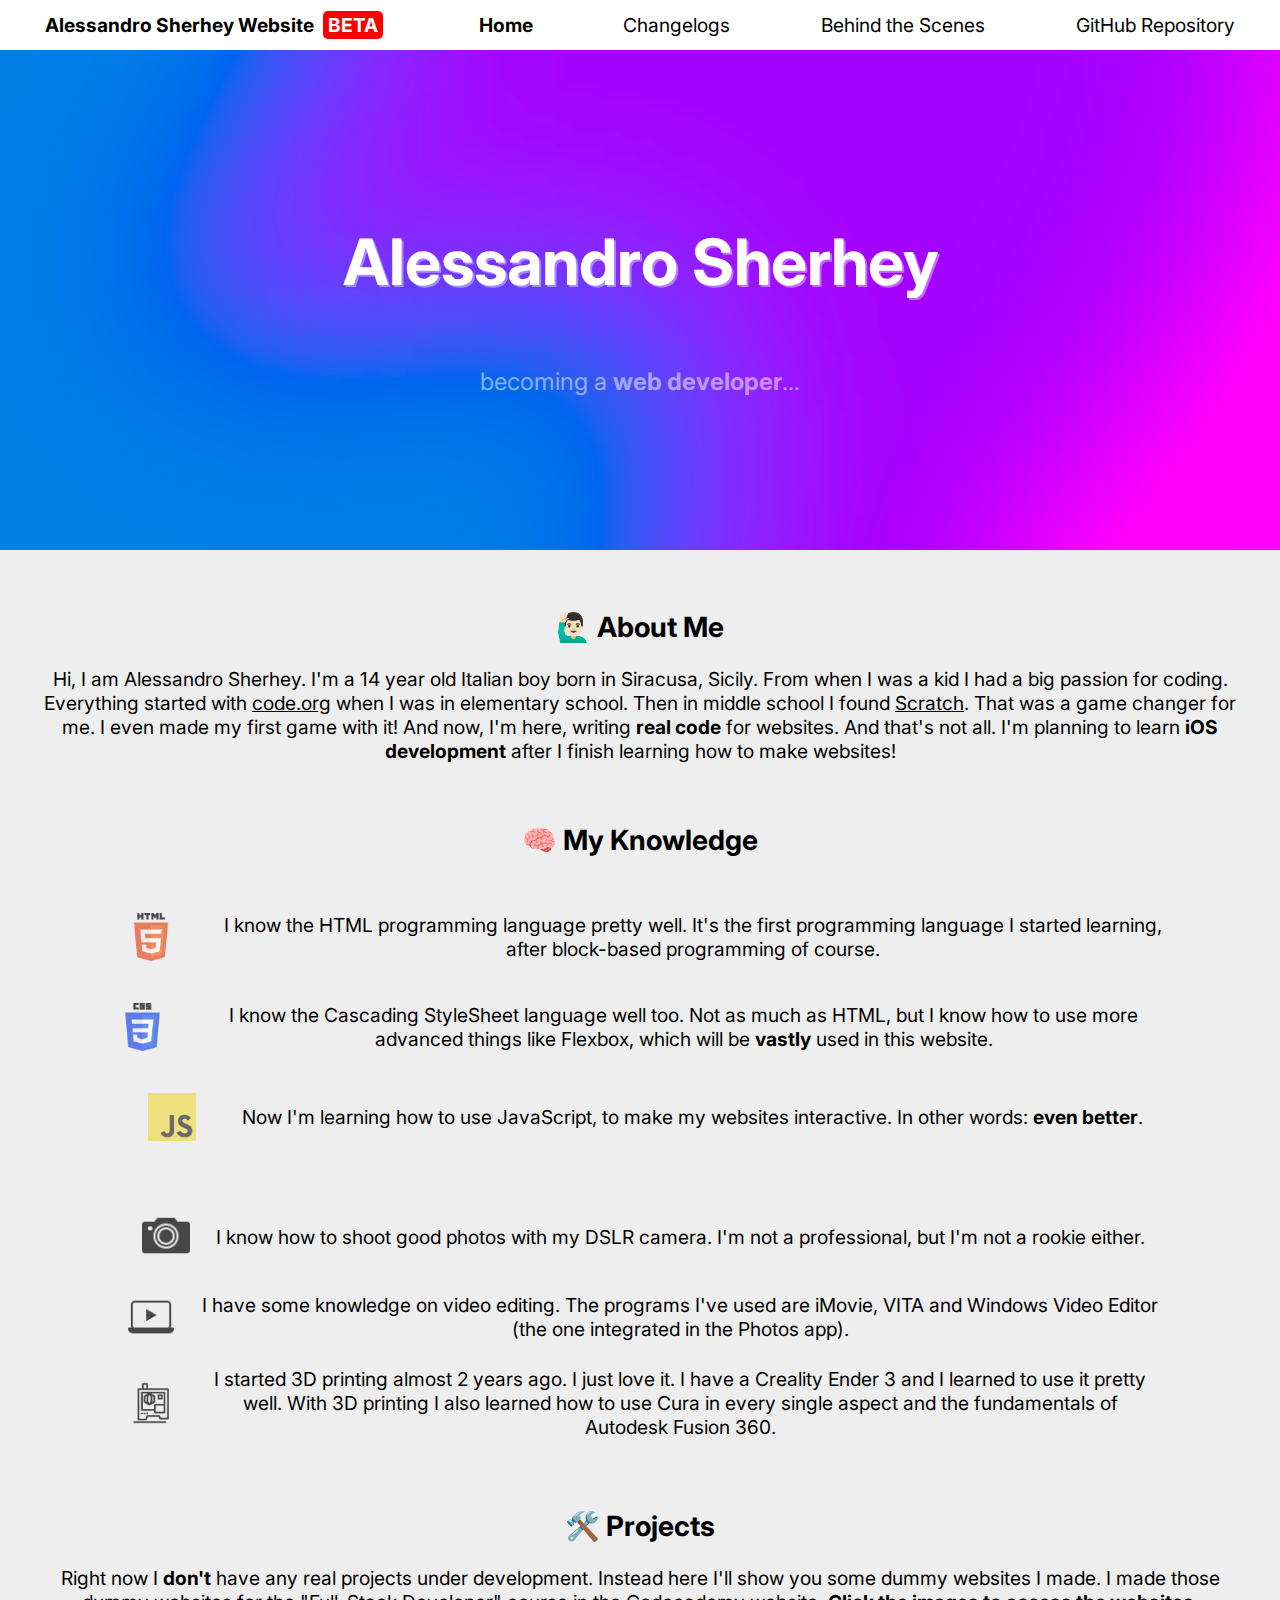
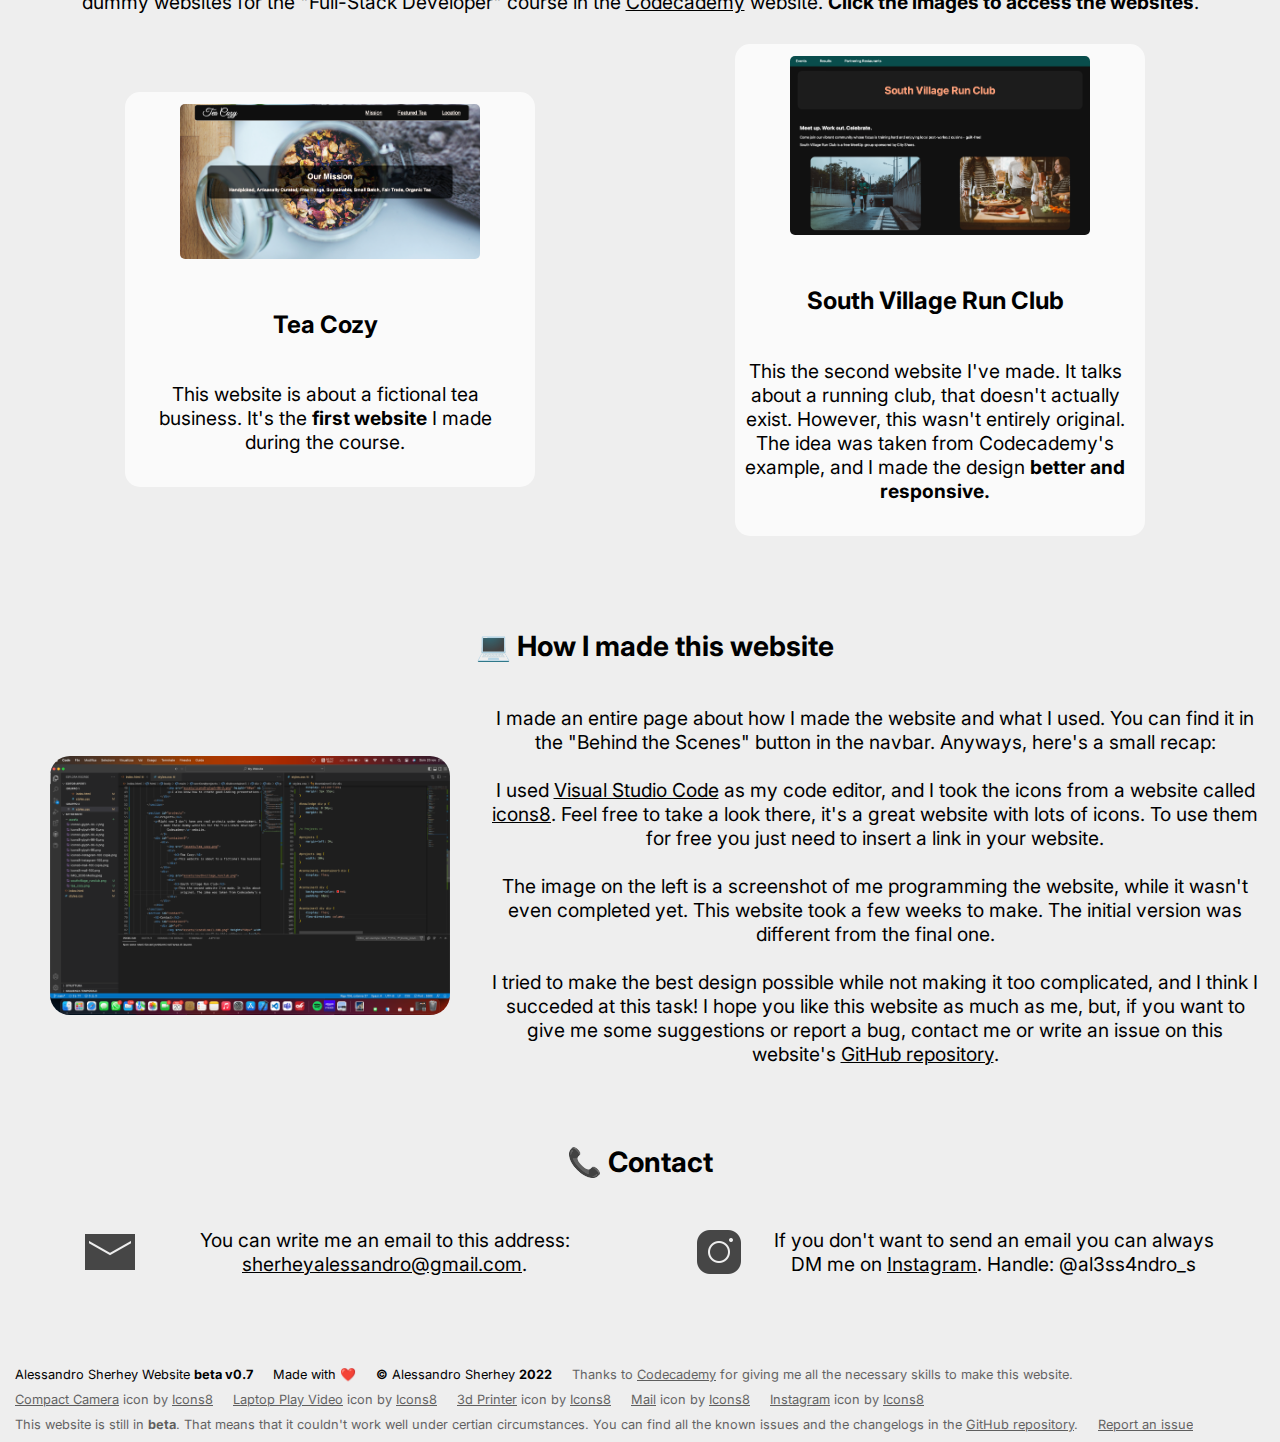
<file: index.html>
<!DOCTYPE html>
<html>

<head>
    <title>Alessandro Sherhey Website</title>
    <link rel="stylesheet" type="text/css" href="styles/index-styles.css">
    <meta name="viewport" content="width=device-width, initial-scale=1.0">

    <!-- Import code for "Inter" font -->
    <link rel="preconnect" href="https://fonts.googleapis.com">
    <link rel="preconnect" href="https://fonts.gstatic.com" crossorigin>
    <link href="https://fonts.googleapis.com/css2?family=Inter:wght@400;700&display=swap" rel="stylesheet">

    <!-- Import code for "Montserrat" font -->
    <link rel="preconnect" href="https://fonts.googleapis.com">
    <link rel="preconnect" href="https://fonts.gstatic.com" crossorigin>
    <link href="https://fonts.googleapis.com/css2?family=Montserrat:wght@400;700&display=swap" rel="stylesheet">
</head>

<body>

    <!-- 
        Explanation for every class:
        "hide" means that the element will be hidden when the display is below a certain size
        "special" means that the text will be colored when hovering
        "active" is the page you're currently in, which makes the text bold
        "click" means that the text is clickable
    -->

    <nav>
        <a href="#body" class="hide special">Alessandro Sherhey Website <span>BETA</span></a>
        <a href="index.html" class="click active">Home</a>
        <a href="changelog.html" class="click">Changelogs</a>
        <a href="bts.html" class="click">Behind the Scenes</a>
        <a href="https://github.com/alessandro-sherhey/alessandro-sherhey-website" class="click">GitHub Repository</a>
    </nav>

    <main>

        <header>
            <h1>Alessandro Sherhey</h1>
            <p>becoming a <strong>web developer</strong>...</p>
        </header>

        <section id="about">
            <h2>🙋🏻‍♂️ About Me</h2>
            <p>
                Hi, I am Alessandro Sherhey. I'm a 14 year old Italian boy born in Siracusa, Sicily. From when I was a
                kid I had a big passion for coding. Everything started with 
                <a href="https://www.code.org/">code.org</a> 
                when I was in elementary school. Then in middle school I found 
                <a href="https://www.scratch.mit.edu/">Scratch</a>.
                That was a game changer for me. I even made my first game with it! And now, I'm here, writing
                <strong>real code</strong> for websites. And that's not all. I'm planning to learn 
                <strong>iOS development</strong> after I finish learning how to make websites!
            </p>
        </section>

        <section id="knowledge">
            <!-- "invert" means that the image will be inverted in dark mode -->
            <h2>🧠 My Knowledge</h2>
            <div id="kcont"> <!-- "knowledge container" -->
                <div>
                    <img src="assets/logos/html-logo.png" height="60px" width="60px" class="light"/>
                    <img src="assets/logos/html-logo-dark.png" height="60px" width="60px" class="dark"/>
                    <p>
                        I know the HTML programming language pretty well. It's the first programming language I started
                        learning, after block-based programming of course.
                    </p>
                </div>
                <div>
                    <img src="assets/logos/css-logo.png" height="60px" width="60px" class="light"/>
                    <img src="assets/logos/css-logo-dark.png" height="60px" width="60px" class="dark"/>
                    <p>
                        I know the Cascading StyleSheet language well too. Not as much as HTML, but I know how to use
                        more advanced things like Flexbox, which will be <strong>vastly</strong> used in this website.
                    </p>
                </div>
                <div>
                    <img src="assets/logos/js-logo.png" height="60px" width="60px"/>
                    <p>
                        Now I'm learning how to use JavaScript, to make my websites interactive. In other words:
                        <strong>even better</strong>.
                    </p>
                </div>
            </div>
            <div id="kcont2">
                <div>
                    <img src="assets/icons/compactcamera-icon.png" height="60px" width="60px" class="invert"/>
                    <p>
                        I know how to shoot good photos with my DSLR camera. I'm not a professional, but I'm not a
                        rookie either.
                    </p>
                </div>
                <div>
                    <img src="assets/icons/video-icon.png" height="60px" width="60px" class="invert"/>
                    <p>
                        I have some knowledge on video editing. The programs I've used are iMovie, VITA and Windows
                        Video Editor (the one integrated in the Photos app).
                    </p>
                </div>
                <div>
                    <img src="assets/icons/3dprinter-icon.png" height="60px" width="60px" class="invert"/>
                    <p>
                        I started 3D printing almost 2 years ago. I just love it. I have a Creality Ender 3 and I learned
                        to use it pretty well. With 3D printing I also learned how to use Cura in every single aspect and
                        the fundamentals of Autodesk Fusion 360.
                    </p>
                </div>
            </div>
        </section>

        <section id="projects">
            <h2>🛠️ Projects</h2>
            <p>Right now I <strong>don't</strong> have any real projects under development. Instead here I'll show you
                some dummy websites I made.
                I made those dummy websites for the "Full-Stack Developer" course in the <a
                    href="https://www.codecademy.com">
                    Codecademy</a> website. <strong>Click the images to access the websites</strong>.
            </p>
            <div id="pcont"> <!-- "projects container" -->
                <div>
                    <a href="https://alessandro-sherhey.github.io/teacozy/"><img src="assets/screenshots/tea-cozy.png"></a>
                    <div>
                        <h3>Tea Cozy</h3>
                        <p>This website is about a fictional tea business. It's the <strong>first website</strong> I
                            made during the course.</p>
                    </div>
                </div>
                <div>
                    <a href="https://alessandro-sherhey.github.io/southvillage-runclub/"><img
                            src="assets/screenshots/southvillage-runclub.png"></a>
                    <div>
                        <h3>South Village Run Club</h3>
                        <p>This the second website I've made. It talks about a running club, that doesn't actually
                            exist. However, this wasn't entirely
                            original. The idea was taken from Codecademy's example, and I made the design <strong>better
                                and responsive.</strong></p>
                    </div>
                </div>
            </div>
        </section>

        <section id="bts"> <!-- "behind the scenes" -->
            <h2>💻 How I made this website</h2>
            <div>
                <img src="assets/bts/bts-1.png">
                <p>I made an entire page about how I made the website and what I used. You can find it in the "Behind the 
                    Scenes" button in the navbar. Anyways, here's a small recap:<br><br>
                    I used <a href="https://code.visualstudio.com">Visual Studio Code</a> as my code editor,
                    and I took the icons from a website called <a href="https://www.icons8.com/">icons8</a>. Feel
                    free to take a look there, it's a great website with lots of icons. To use them for free you just need to 
                    insert a link in your website. <br><br>The image on the
                    left is a screenshot
                    of me programming the website, while it wasn't even completed yet. This website took a few weeks to
                    make. The initial version was different
                    from the final one. <br><br>I tried to make the best design possible while not making it too
                    complicated, and I think I succeded at this task! I hope
                    you like this website as much as me, but, if you want to give me some suggestions or report a bug,
                    contact me or write an issue on this
                    website's <a href="https://github.com/alessandro-sherhey/alessandro-sherhey-website">GitHub
                        repository</a>.
                </p>
            </div>
        </section>

        <section id="contact">
            <!-- 
                "onlydesktop" means that the text will be shown only on screens with an high width
                "onlymobile" means the opposite (screens with a low width)
            -->
            <h2>📞 Contact</h2>
            <div id="ccont"> <!-- "contact container" -->
                <div>
                    <img src="assets/icons/mail-icon.png" height="60px" width="60px" class="invert"/>
                    <p class="onlydesktop">You can write me an email to this address: <a
                            href="mailto:sherheyalessandro@gmail.com">
                            sherheyalessandro@gmail.com</a>.</p>
                    <p class="onlymobile">Click <a href="mailto:sherheyalessandro@gmail.com">here</a> to send me
                        an email.</p>
                </div>
                <div>
                    <img src="assets/icons/instagram-icon.png" height="60px" width="60px" class="invert"/>
                    <p>If you don't want to send an email you can always DM me on <a
                            href="https://instagram.com/al3ss4ndro_s?igshid=YmMyMTA2M2Y=" target="_blank">
                            Instagram</a>. Handle: @al3ss4ndro_s</p>
                </div>
            </div>
        </section>

    </main>

    <footer>
        <!-- "reducedopacity" means that the text will be more transparent -->
        <p>Alessandro Sherhey Website <strong>beta v0.7</strong></p>
        <p>Made with ❤️</p>
        <p><strong>©</strong> Alessandro Sherhey <strong>2022</strong></p>
        <p class="reducedopacity">Thanks to <a href="https://www.codecademy.com">Codecademy</a> for giving me all the
            necessary skills to make this website.</p>
        <p class="reducedopacity"><a target="_blank" href="https://icons8.com/icon/11481/fotocamera-compatta">Compact
                Camera</a> icon by <a target="_blank" href="https://icons8.com">Icons8</a></p>
        <p class="reducedopacity"><a target="_blank" href="https://icons8.com/icon/w1hv_6ZXDvXC/laptop-play-video">Laptop Play Video</a> icon by <a target="_blank" href="https://icons8.com">Icons8</a></p>
        <p class="reducedopacity"><a target="_blank" href="https://icons8.com/icon/RqhX0YY3XUDz/3d-printer">3d Printer</a> icon by <a target="_blank" href="https://icons8.com">Icons8</a></p>
        <p class="reducedopacity"><a target="_blank" href="https://icons8.com/icon/53435/mail">Mail</a> icon by <a
                target="_blank" href="https://icons8.com">Icons8</a></p>
        <p class="reducedopacity"><a target="_blank" href="https://icons8.com/icon/M486asakOqWV/instagram">Instagram</a>
            icon by <a target="_blank" href="https://icons8.com">Icons8</a></p>
        <p class="reducedopacity">This website is still in <strong>beta</strong>. That means that it couldn't work well
            under certian circumstances. You can
            find all the known issues and the changelogs in the <a
                href="https://github.com/alessandro-sherhey/alessandro-sherhey-website">GitHub repository</a>.</p>
        <p class="reducedopacity"><a target="_blank"
                href="https://github.com/alessandro-sherhey/alessandro-sherhey-website/issues/new">Report an issue</a>
        </p>
    </footer>

</body>

</html>
</file>
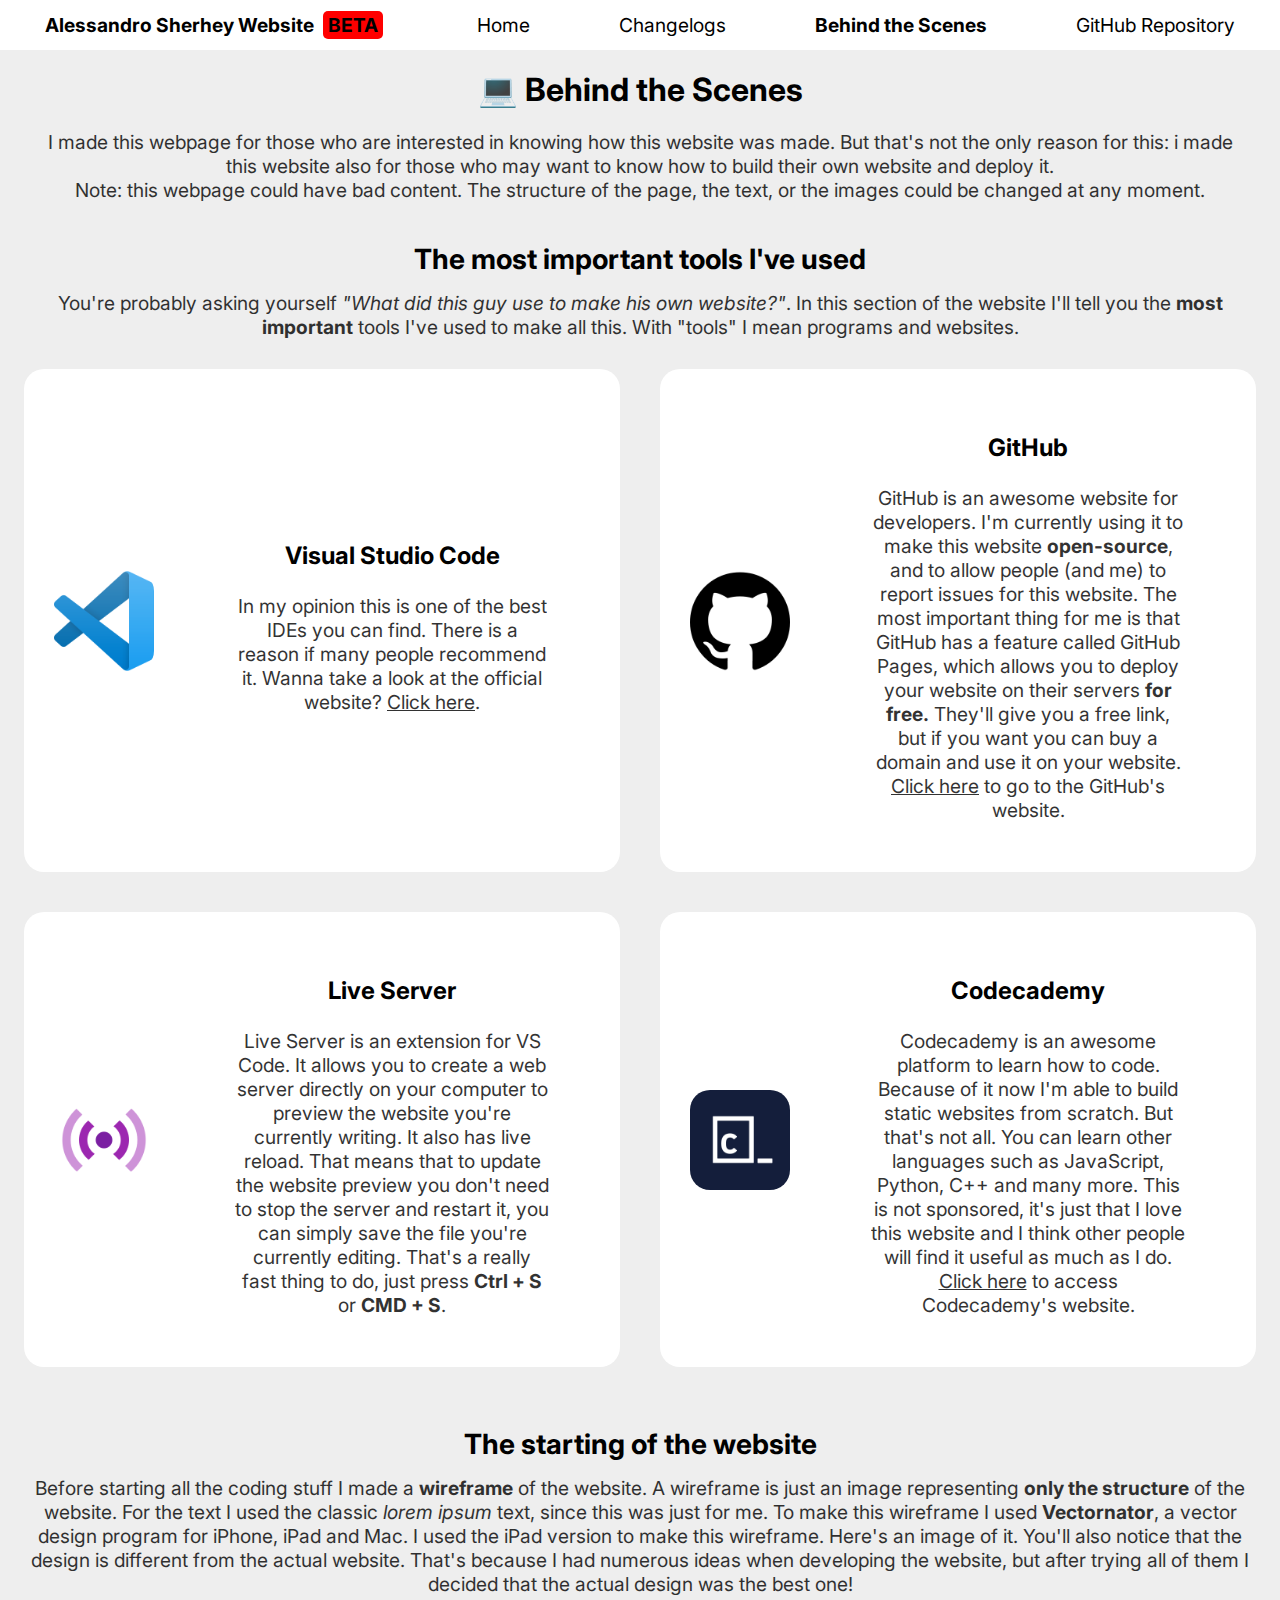
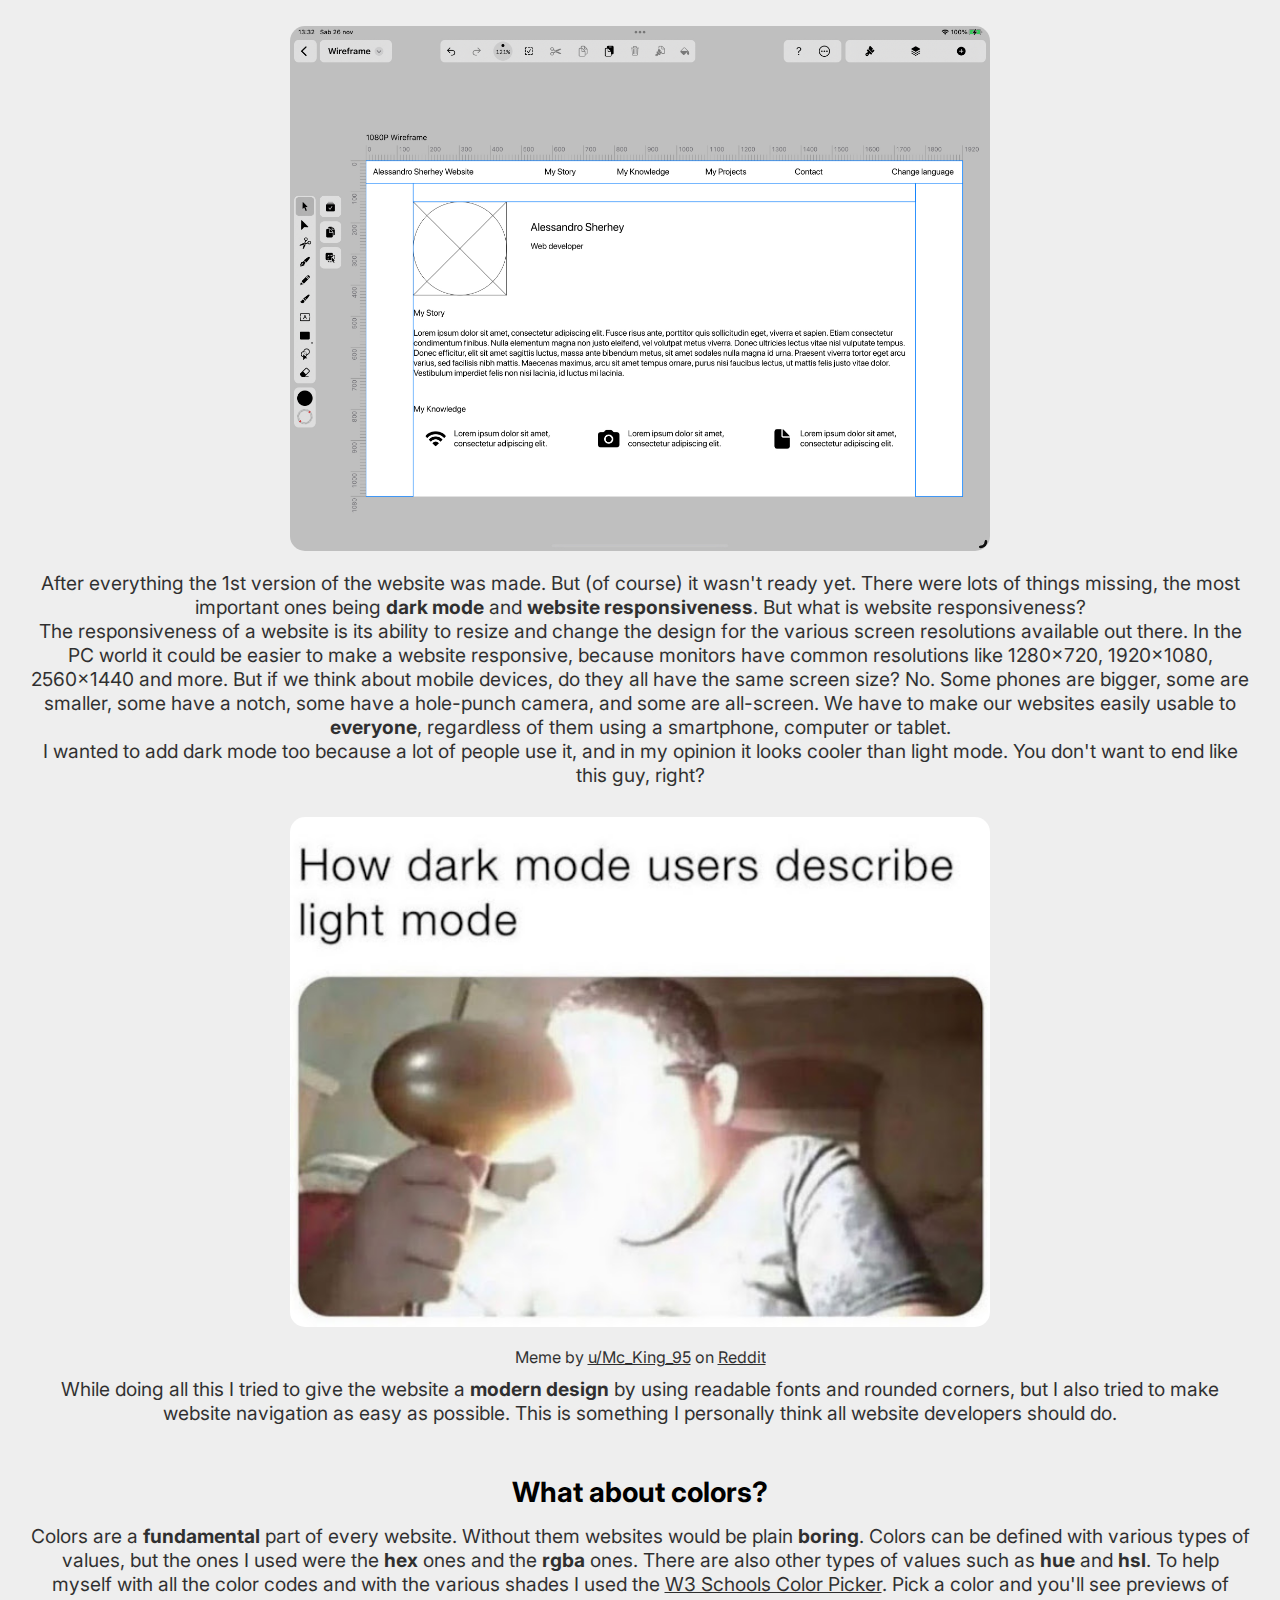
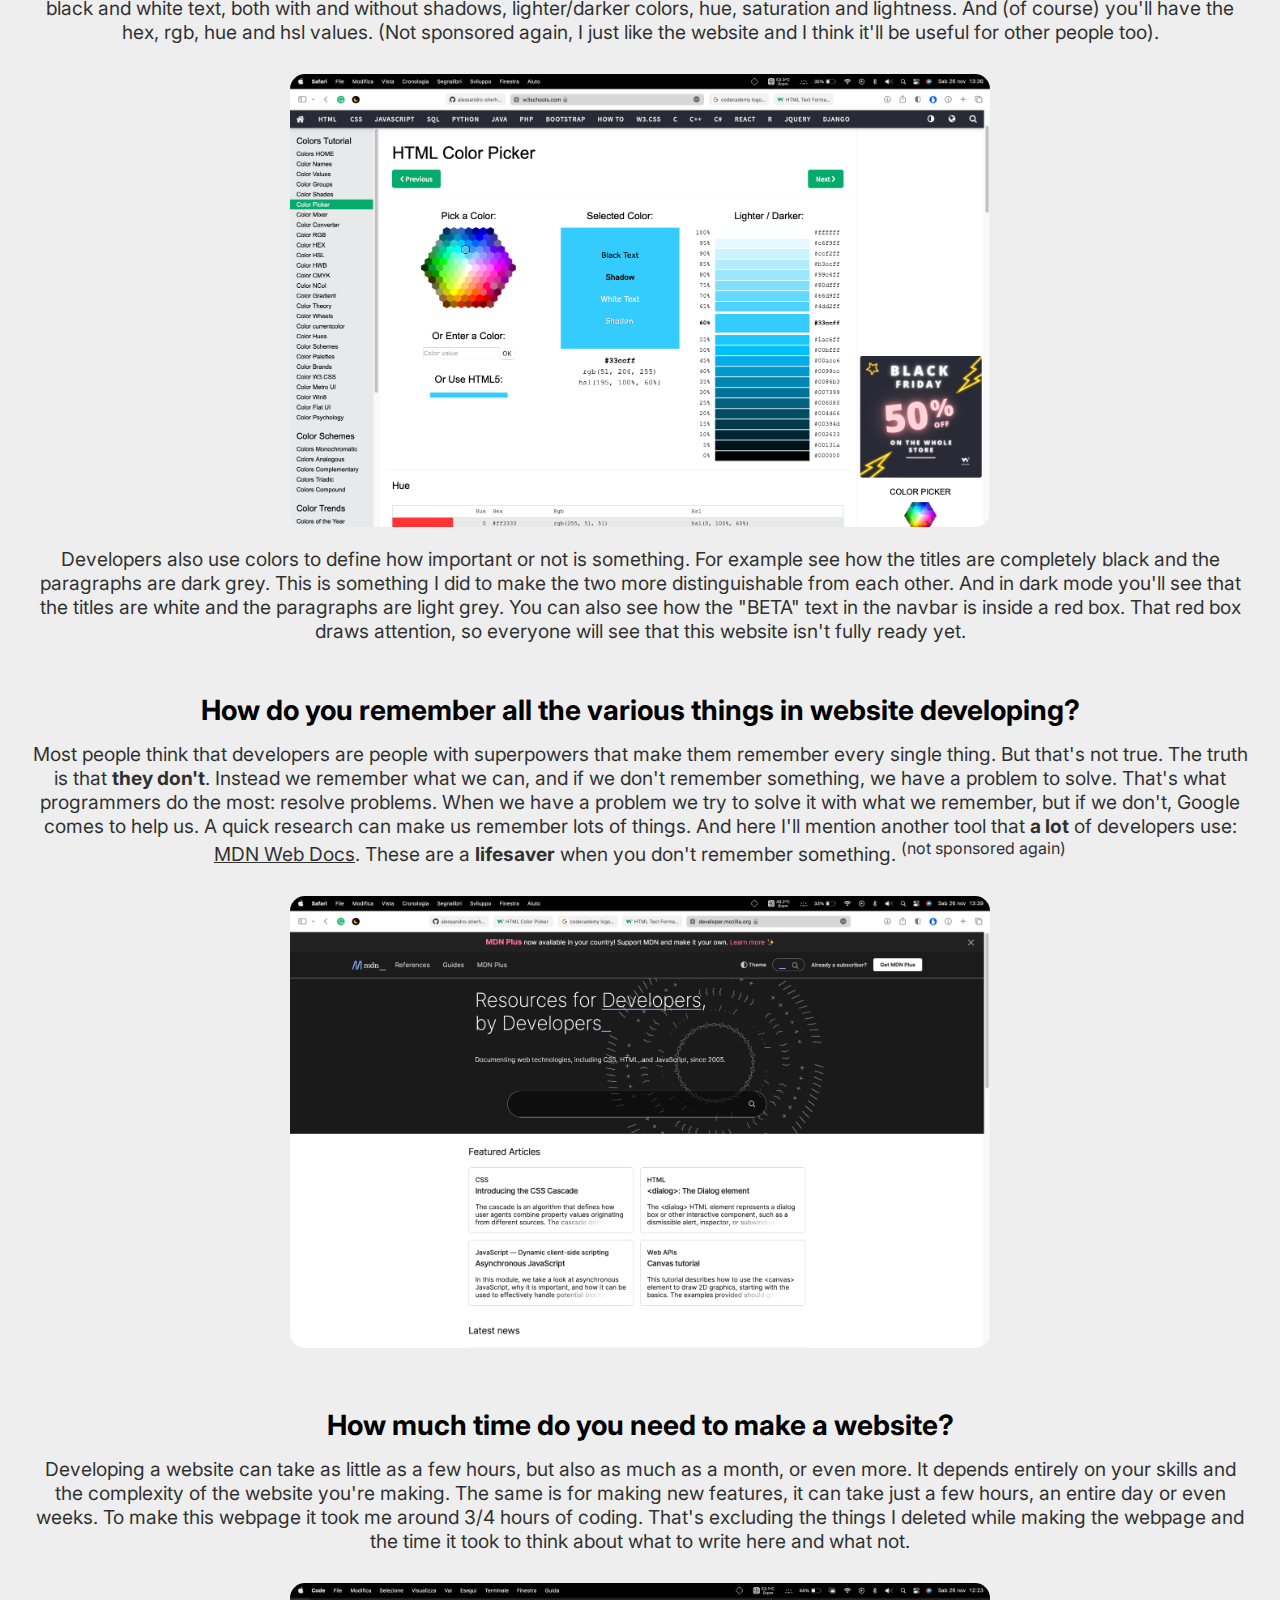
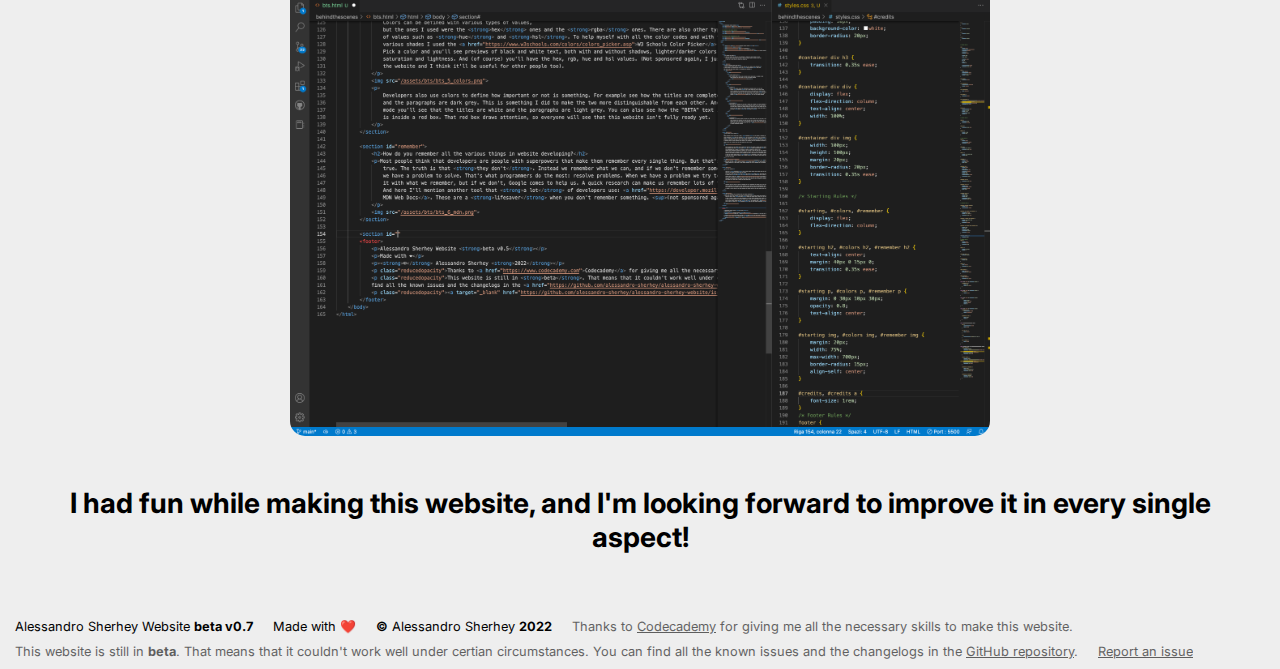
<file: bts.html>
<!DOCTYPE html>
<html>
    <head>
        <title>Alessandro Sherhey Website</title>
        <link rel="stylesheet" type="text/css" href="styles/bts-styles.css">
        <meta name="viewport" content="width=device-width, initial-scale=1.0">

        <!-- Import code for "Inter" font -->
        <link rel="preconnect" href="https://fonts.googleapis.com"> 
        <link rel="preconnect" href="https://fonts.gstatic.com" crossorigin> 
        <link href="https://fonts.googleapis.com/css2?family=Inter:wght@400;700&display=swap" rel="stylesheet">

        <!-- Import code for "Montserrat" font -->
        <link rel="preconnect" href="https://fonts.googleapis.com"> 
        <link rel="preconnect" href="https://fonts.gstatic.com" crossorigin> 
        <link href="https://fonts.googleapis.com/css2?family=Montserrat:wght@400;700&display=swap" rel="stylesheet">
    </head>
    <body>

        <nav>
            <a href="#body" class="hide special">Alessandro Sherhey Website <span>BETA</span></a>
            <a href="index.html" class="click">Home</a>
            <a href="changelog.html" class="click">Changelogs</a>
            <a href="bts.html" class="click active">Behind the Scenes</a>
            <a href="https://github.com/alessandro-sherhey/alessandro-sherhey-website" class="click">GitHub Repository</a>
        </nav>

        <main>
        <header>
            <h1>💻 Behind the Scenes</h1>
            <p>I made this webpage for those who are interested in knowing how this website was made.
                But that's not the only reason for this: i made this website also for those who may want
                to know how to build their own website and deploy it.<br>
                Note: this webpage could have bad content. The structure of the page, the text, or the images
                could be changed at any moment.
            </p>
        </header>

        <section id="tools">
            <h2>The most important tools I've used</h2>
            <p>You're probably asking yourself <em>"What did this guy use to make his own website?"</em>. 
            In this section of the website I'll tell you the <strong>most important</strong> tools I've
            used to make all this. With "tools" I mean programs and websites.</p>
            <div id="container">
                <div>
                    <img src="assets/logos/vscode-logo.png">
                    <div>
                        <h3>Visual Studio Code</h3>
                        <p>In my opinion this is one of the best IDEs you can find. There is a reason if many
                            people recommend it. Wanna take a look at the official website?
                            <a href="https://code.visualstudio.com">Click here</a>.
                        </p>
                    </div>
                </div>
                <div>
                    <img src="assets/logos/github-logo.png" class="invert">
                    <div>
                        <h3>GitHub</h3>
                        <p>GitHub is an awesome website for developers. I'm currently using it to make this 
                            website <strong>open-source</strong>, and to allow people (and me) to report issues
                            for this website. The most important thing for me is that GitHub has a feature called
                            GitHub Pages, which allows you to deploy your website on their servers <strong>for free.</strong>
                            They'll give you a free link, but if you want you can buy a domain and use it on your
                            website. <a href="https://github.com">Click here</a> to go to the GitHub's website.
                        </p>
                    </div>
                </div>
                <div>
                    <img src="assets/logos/liveserver-logo.png">
                    <div>
                        <h3>Live Server</h3>
                        <p>Live Server is an extension for VS Code. It allows you to create a web server directly on
                            your computer to preview the website you're currently writing. It also has live reload. 
                            That means that to update the website preview you don't need to stop the server and restart
                            it, you can simply save the file you're currently editing. That's a really fast thing to do,
                            just press <strong>Ctrl + S</strong> or <strong>CMD + S</strong>.
                        </p>
                    </div>
                </div>
                <div>
                    <img src="assets/logos/codecademy-logo.png">
                    <div>
                        <h3>Codecademy</h3>
                        <p>Codecademy is an awesome platform to learn how to code. Because of it now I'm able to build
                            static websites from scratch. But that's not all. You can learn other languages such as JavaScript,
                            Python, C++ and many more. This is not sponsored, it's just that I love this website and I think
                            other people will find it useful as much as I do. <a href="https://codecademy.com">Click here</a>
                            to access Codecademy's website.
                        </p>
                    </div>
                </div>
            </div>
        </section>

        <section id="starting">
            <h2>The starting of the website</h2>
            <p>
            Before starting all the coding stuff I made a <strong>wireframe</strong> of the website. A wireframe is just an
            image representing <strong>only the structure</strong> of the website. For the text I used the classic <em>lorem 
            ipsum</em> text, since this was just for me. To make this wireframe I used <strong>Vectornator</strong>, a vector design
            program for iPhone, iPad and Mac. I used the iPad version to make this wireframe. Here's an image of it. You'll also notice that the design
            is different from the actual website. That's because I had numerous ideas when developing the website, but after
            trying all of them I decided that the actual design was the best one!
            </p>
            <img src="assets/bts/bts-3-wireframe.png" class="light">
            <img src="assets/bts/bts-3-wireframe-dark.png" class="dark">
            <p>
                After everything the 1st version of the website was made. But (of course) it wasn't ready yet. There were lots of things missing, the
                most important ones being <strong>dark mode</strong> and <strong>website responsiveness</strong>. But what is website responsiveness?<br> 
                The responsiveness of a website is its ability to resize and change the design for the 
                various screen resolutions available out there. In the PC world it could be easier to make a website responsive, because monitors have
                common resolutions like 1280x720, 1920x1080, 2560x1440 and more. But if we think about mobile devices, do they all have the same screen
                size? No. Some phones are bigger, some are smaller, some have a notch, some have a hole-punch camera, and some are all-screen. We have
                to make our websites easily usable to <strong>everyone</strong>, regardless of them using a smartphone, computer or tablet.<br>
                I wanted to add dark mode too because a lot of people use it, and in my opinion it looks cooler than light mode. You don't want to end 
                like this guy, right?
            </p>
            <img src="assets/lightmode-meme.jpg" id="meme">
            <p id="credits">Meme by <a href="https://www.reddit.com/user/Mc_King_95/">u/Mc_King_95</a> on <a href="https://www.reddit.com/r/memes/comments/qfinil/dark_mode/">Reddit</a></p>
            <p>While doing all this I tried to give the website a <strong>modern design</strong> by using readable fonts and 
                rounded corners, but I also tried to make website navigation as easy as possible. This is something I personally think all website developers should
                do.</p>
        </section>

        <section id="colors">
            <h2>What about colors?</h2>
            <p>
                Colors are a <strong>fundamental</strong> part of every website. Without them websites would be plain <strong>boring</strong>.
                Colors can be defined with various types of values,
                but the ones I used were the <strong>hex</strong> ones and the <strong>rgba</strong> ones. There are also other types
                of values such as <strong>hue</strong> and <strong>hsl</strong>. To help myself with all the color codes and with the 
                various shades I used the <a href="https://www.w3schools.com/colors/colors_picker.asp">W3 Schools Color Picker</a>.
                Pick a color and you'll see previews of black and white text, both with and without shadows, lighter/darker colors, hue,
                saturation and lightness. And (of course) you'll have the hex, rgb, hue and hsl values. (Not sponsored again, I just like
                the website and I think it'll be useful for other people too).
            </p>
            <img src="assets/bts/bts-5-colors.png" class="light">
            <img src="assets/bts/bts-5-colors-dark.png" class="dark">
            <p>
                Developers also use colors to define how important or not is something. For example see how the titles are completely black
                and the paragraphs are dark grey. This is something I did to make the two more distinguishable from each other. And in dark 
                mode you'll see that the titles are white and the paragraphs are light grey. You can also see how the "BETA" text in the navbar
                is inside a red box. That red box draws attention, so everyone will see that this website isn't fully ready yet.
            </p>
        </section>

        <section id="remember">
            <h2>How do you remember all the various things in website developing?</h2>
            <p>Most people think that developers are people with superpowers that make them remember every single thing. But that's not
                true. The truth is that <strong>they don't</strong>. Instead we remember what we can, and if we don't remember something,
                we have a problem to solve. That's what programmers do the most: resolve problems. When we have a problem we try to solve
                it with what we remember, but if we don't, Google comes to help us. A quick research can make us remember lots of things.
                And here I'll mention another tool that <strong>a lot</strong> of developers use: <a href="https://developer.mozilla.org/en-US/">
                MDN Web Docs</a>. These are a <strong>lifesaver</strong> when you don't remember something. <sup>(not sponsored again)</sup>
            </p>
            <img src="assets/bts/bts-6-mdn.png" class="light">
            <img src="assets/bts/bts-6-mdn-dark.png" class="dark">
        </section>

        <section id="time">
            <h2>How much time do you need to make a website?</h2>
            <p>
                Developing a website can take as little as a few hours, but also as much as a month, or even more. It depends
                entirely on your skills and the complexity of the website you're making. The same is for making new features,
                it can take just a few hours, an entire day or even weeks. To make this webpage it took me around 3/4 hours of
                coding. That's excluding the things I deleted while making the webpage and the time it took to think about what
                to write here and what not.
            </p>
            <img src="assets/bts/bts-7-new.png">
        </section>

        <section id="end">
            <h2>
                I had fun while making this website, and I'm looking forward to improve it in every single aspect!
            </h2>
        </section>
        </main>
        

        <footer>
            <p>Alessandro Sherhey Website <strong>beta v0.7</strong></p>
            <p>Made with ❤️</p>
            <p><strong>©</strong> Alessandro Sherhey <strong>2022</strong></p>
            <p class="reducedopacity">Thanks to <a href="https://www.codecademy.com">Codecademy</a> for giving me all the necessary skills to make this website.</p>
            <p class="reducedopacity">This website is still in <strong>beta</strong>. That means that it couldn't work well under certian circumstances. You can 
            find all the known issues and the changelogs in the <a href="https://github.com/alessandro-sherhey/alessandro-sherhey-website">GitHub repository</a>.</p>
            <p class="reducedopacity"><a target="_blank" href="https://github.com/alessandro-sherhey/alessandro-sherhey-website/issues/new">Report an issue</a></p>
        </footer>
    </body>
</html>
</file>
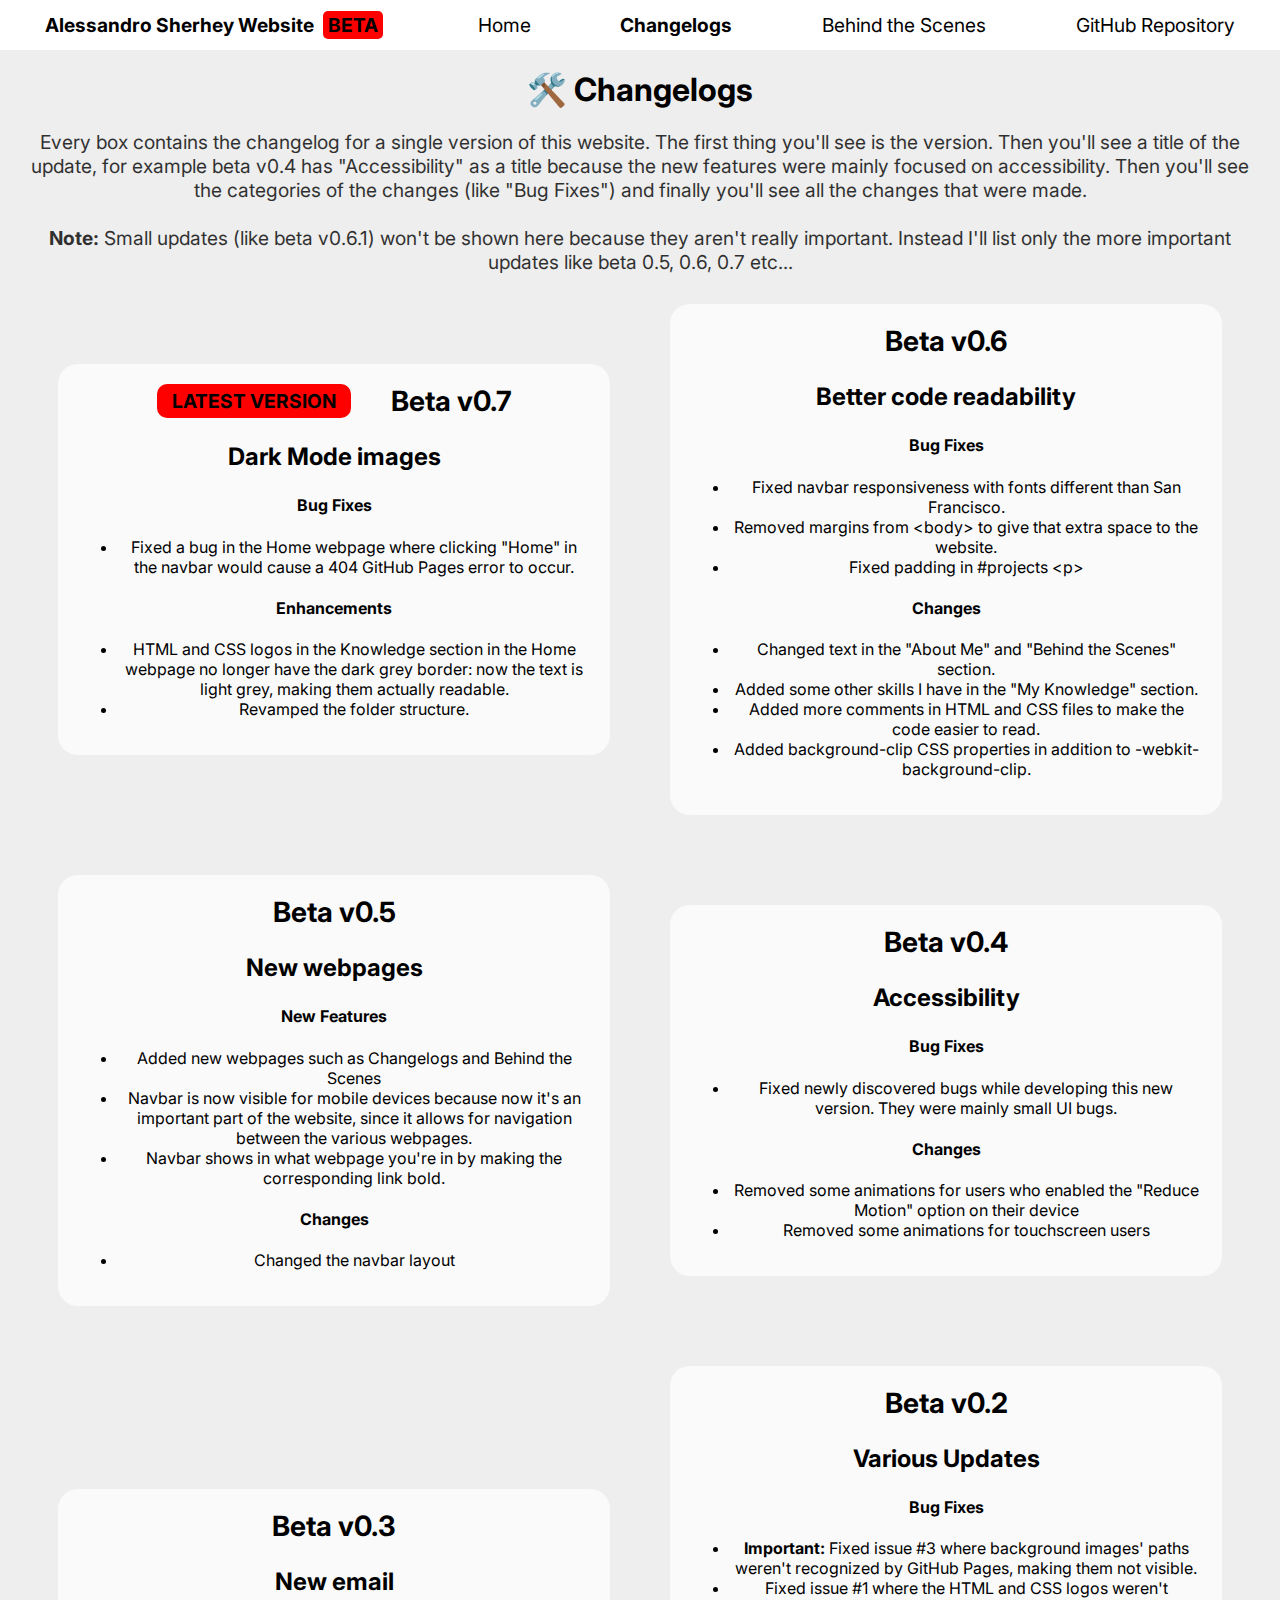
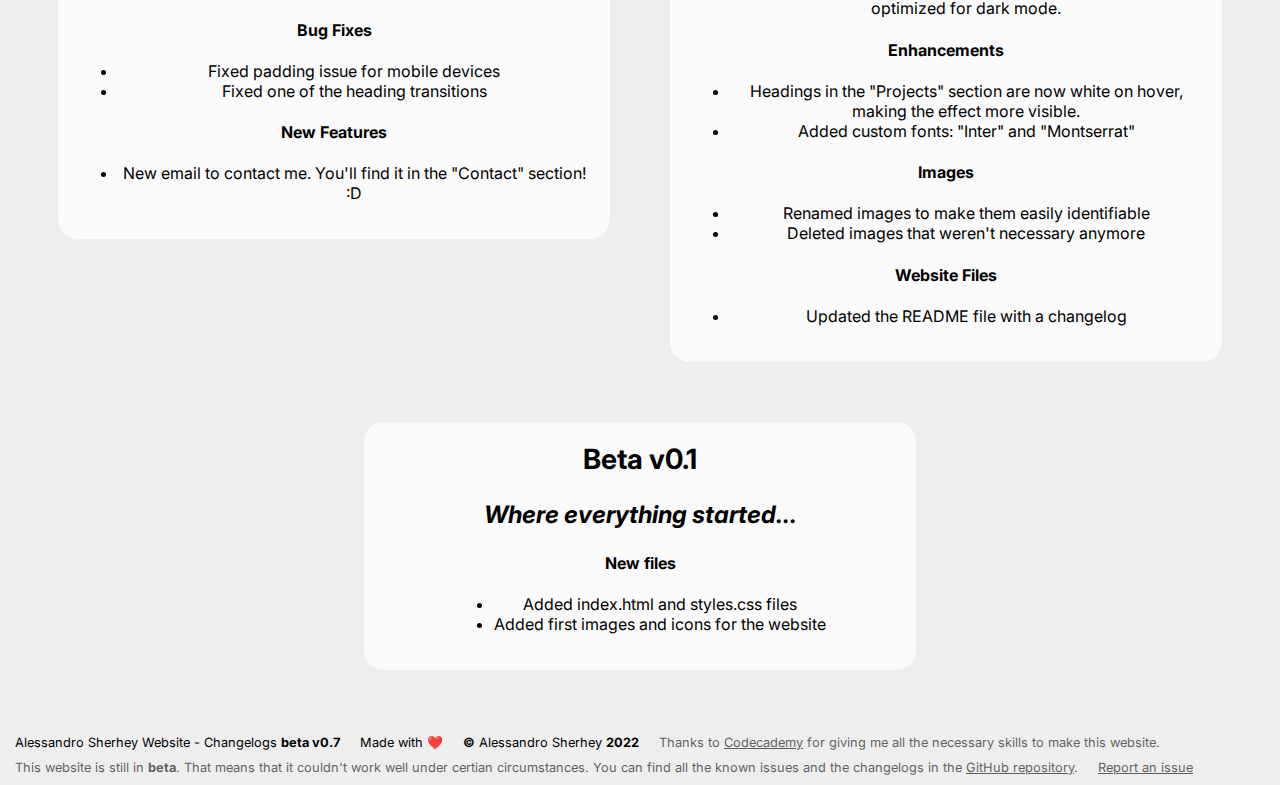
<file: changelog.html>
<!DOCTYPE html>
<html>

<head>
    <title>Alessandro Sherhey Website</title>
    <link rel="stylesheet" type="text/css" href="styles/changelog-styles.css">
    <meta name="viewport" content="width=device-width, initial-scale=1.0">

    <!-- Import code for "Inter" font -->
    <link rel="preconnect" href="https://fonts.googleapis.com"> 
    <link rel="preconnect" href="https://fonts.gstatic.com" crossorigin> 
    <link href="https://fonts.googleapis.com/css2?family=Inter:wght@400;700&display=swap" rel="stylesheet">

    <!-- Import code for "Montserrat" font -->
    <link rel="preconnect" href="https://fonts.googleapis.com"> 
    <link rel="preconnect" href="https://fonts.gstatic.com" crossorigin> 
    <link href="https://fonts.googleapis.com/css2?family=Montserrat:wght@400;700&display=swap" rel="stylesheet">
</head>

<body>

    <nav>
        <a href="#body" class="hide special">Alessandro Sherhey Website <span>BETA</span></a>
        <a href="index.html" class="click">Home</a>
        <a href="changelog.html" class="click active">Changelogs</a>
        <a href="bts.html" class="click">Behind the Scenes</a>
        <a href="https://github.com/alessandro-sherhey/alessandro-sherhey-website" class="click">GitHub Repository</a>
    </nav>

    <main>
    <header>
        <h1>🛠️ Changelogs</h1>
        <p>Every box contains the changelog for a single version of this website. The first thing
            you'll see is the version. Then you'll see a title of the update, for example beta v0.4 has
            "Accessibility" as a title because the new features were mainly focused on accessibility.
            Then you'll see the categories of the changes (like "Bug Fixes") and finally you'll see all
            the changes that were made.<br><br>
            <strong>Note:</strong> Small updates (like beta v0.6.1) won't be shown here because they aren't 
            really important. Instead I'll list only the more important updates like beta 0.5, 0.6, 0.7 etc...
        </p>
    </header>

    <section>
        <div class="container">
            <div class="version">
                <h4>LATEST VERSION</h4>
                <h2>Beta v0.7</h2>
            </div>
            <div>
                <h3>Dark Mode images</h3>
                <h4>Bug Fixes</h4>
                <ul>
                    <li>Fixed a bug in the Home webpage where clicking "Home" in the navbar would cause
                        a 404 GitHub Pages error to occur.</li>
                </ul>
                <h4>Enhancements</h4>
                <ul>
                    <li>HTML and CSS logos in the Knowledge section in the Home webpage no longer have
                        the dark grey border: now the text is light grey, making them actually readable.
                    </li>
                    <li>Revamped the folder structure.</li>
                </ul>
                
            </div>
        </div>    
        <div class="container">
            <div class="version">
                <h2>Beta v0.6</h2>
            </div>
            <div>
                <h3>Better code readability</h3>
                <h4>Bug Fixes</h4>
                <ul>
                    <li>Fixed navbar responsiveness with fonts different than San Francisco.</li>
                    <li>Removed margins from &lt;body&gt; to give that extra space to the website.</li>
                    <li>Fixed padding in #projects &lt;p&gt;</li>
                </ul>
                <h4>Changes</h4>
                <ul>
                    <li>Changed text in the "About Me" and "Behind the Scenes" section.</li>
                    <li>Added some other skills I have in the "My Knowledge" section.</li>
                    <li>Added more comments in HTML and CSS files to make the code easier to read.</li>
                    <li>Added background-clip CSS properties in addition to -webkit-background-clip.</li>
                </ul>
            </div>
        </div>
        <div class="container">
            <div class="version">
                <h2>Beta v0.5</h2>
            </div>
            <div>
                <h3>New webpages</h3>
                <h4>New Features</h4>
                <ul>
                    <li>Added new webpages such as Changelogs and Behind the Scenes</li>
                    <li>Navbar is now visible for mobile devices because now it's an important
                        part of the website, since it allows for navigation between the various 
                        webpages.
                    </li>
                    <li>Navbar shows in what webpage you're in by making the corresponding link
                        bold.
                    </li>
                </ul>
                <h4>Changes</h4>
                <ul>
                    <li>Changed the navbar layout</li>
                </ul>
            </div>
        </div>
        <div class="container">
            <div class="version">
               <h2>Beta v0.4</h2>
            </div>
            <div>
                <h3>Accessibility</h3>
                <h4>Bug Fixes</h4>
                <ul>
                    <li>Fixed newly discovered bugs while developing this new version. They were 
                        mainly small UI bugs.
                    </li>
                </ul>
                <h4>Changes</h4>
                <ul>
                    <li>Removed some animations for users who enabled the "Reduce Motion" option on 
                       their device
                    </li>
                    <li>Removed some animations for touchscreen users</li>
                </ul>
            </div>
        </div>
        <div class="container">
            <div class="version">
                <h2>Beta v0.3</h2>
            </div>
            <div>
                <h3>New email</h3>
                <h4>Bug Fixes</h4>
                <ul>
                    <li>Fixed padding issue for mobile devices</li>
                    <li>Fixed one of the heading transitions</li>
                </ul>
                <h4>New Features</h4>
                <ul>
                    <li>New email to contact me. You'll find it in the "Contact" section! :D</li>
                </ul>
            </div>
        </div>
        <div class="container">
            <div class="version">
                <h2>Beta v0.2</h2>
            </div>
            <div>
                <h3>Various Updates</h3>
                <h4>Bug Fixes</h4>
                <ul>
                    <li><strong>Important:</strong> Fixed issue #3 where background images' paths
                    weren't recognized by GitHub Pages, making them not visible.</li>
                    <li>Fixed issue #1 where the HTML and CSS logos weren't optimized for dark mode.</li>
                </ul>
                <h4>Enhancements</h4>
                <ul>
                    <li>Headings in the "Projects" section are now white on hover, making the effect
                        more visible.
                    </li>
                    <li>Added custom fonts: "Inter" and "Montserrat"</li>
                </ul>
                <h4>Images</h4>
                <ul>
                    <li>Renamed images to make them easily identifiable</li>
                    <li>Deleted images that weren't necessary anymore</li>
                </ul>
                <h4>Website Files</h4>
                <ul>
                    <li>Updated the README file with a changelog</li>
                </ul>
            </div>
        </div>
        <div class="container">
            <div class="version">
                <h2>Beta v0.1</h2>
            </div>
            <div>
                <h3><em>Where everything started...</em></h3>
                <h4>New files</h4>
                <ul>
                    <li>Added index.html and styles.css files</li>
                    <li>Added first images and icons for the website</li>
                </ul>
            </div>
        </div>
    </section>
    </main>

    <footer>
        <p>Alessandro Sherhey Website - Changelogs <strong>beta v0.7</strong></p>
        <p>Made with ❤️</p>
        <p><strong>©</strong> Alessandro Sherhey <strong>2022</strong></p>
        <p class="reducedopacity">Thanks to <a href="https://www.codecademy.com">Codecademy</a> for giving me all the necessary skills to make this website.</p>
        <p class="reducedopacity">This website is still in <strong>beta</strong>. That means that it couldn't work well under certian circumstances. You can 
        find all the known issues and the changelogs in the <a href="https://github.com/alessandro-sherhey/alessandro-sherhey-website">GitHub repository</a>.</p>
        <p class="reducedopacity"><a target="_blank" href="https://github.com/alessandro-sherhey/alessandro-sherhey-website/issues/new">Report an issue</a></p>
    </footer>
</body>

</html>
</file>
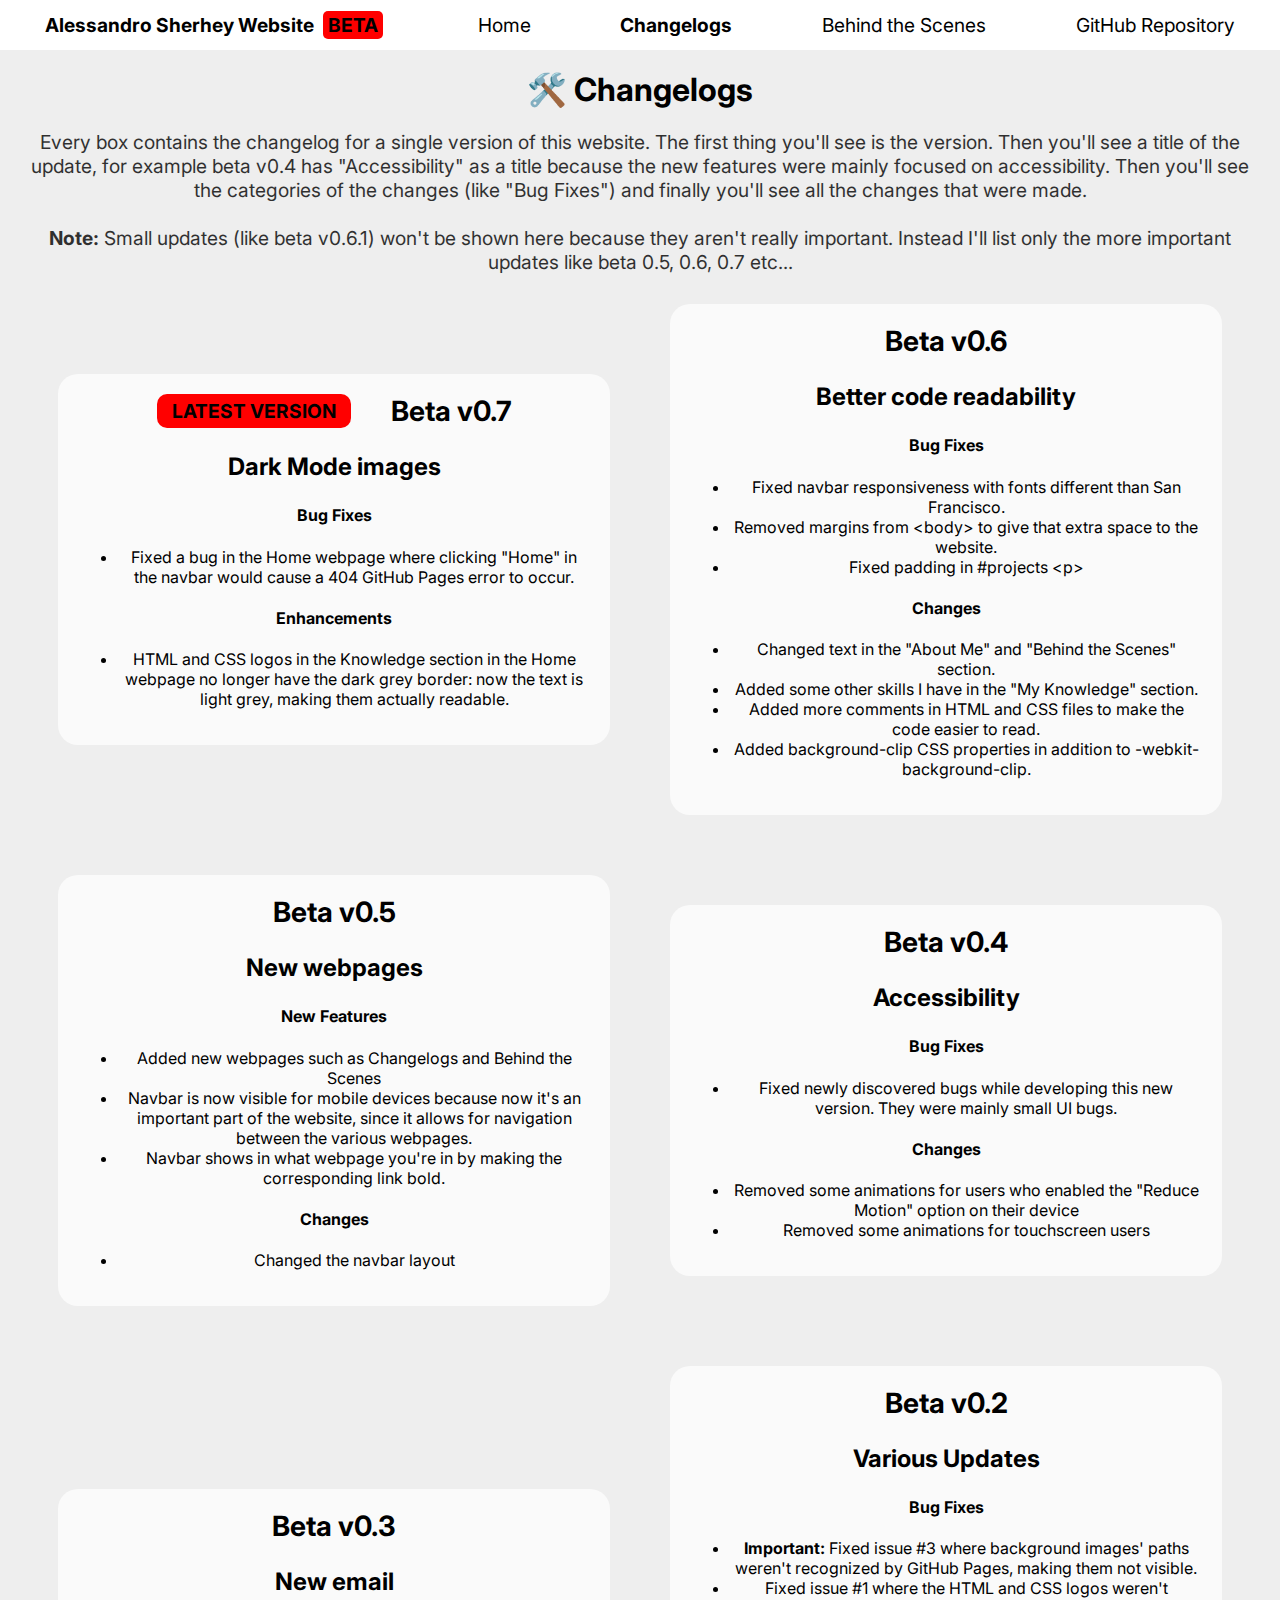
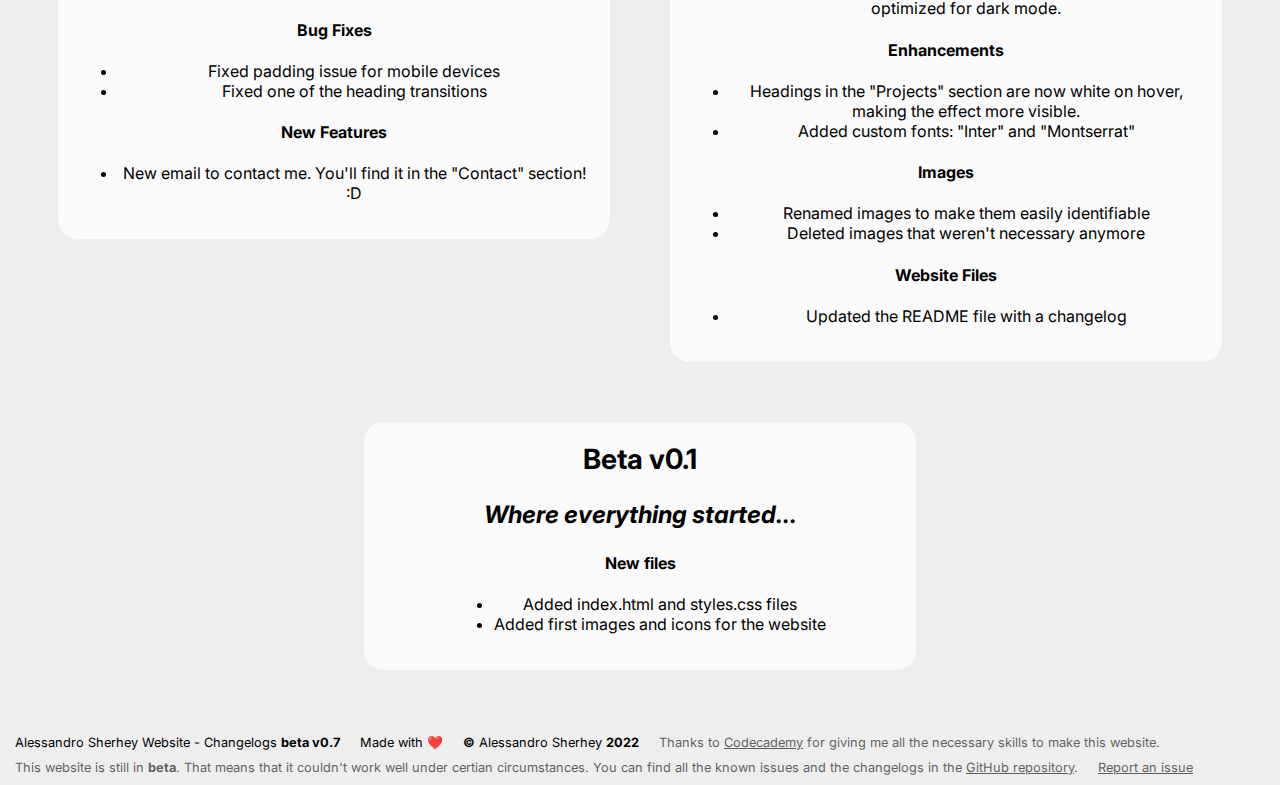
<file: changelog/changelog.html>
<!DOCTYPE html>
<html>

<head>
    <title>Alessandro Sherhey Website</title>
    <link rel="stylesheet" type="text/css" href="styles.css">
    <meta name="viewport" content="width=device-width, initial-scale=1.0">

    <!-- Import code for "Inter" font -->
    <link rel="preconnect" href="https://fonts.googleapis.com"> 
    <link rel="preconnect" href="https://fonts.gstatic.com" crossorigin> 
    <link href="https://fonts.googleapis.com/css2?family=Inter:wght@400;700&display=swap" rel="stylesheet">

    <!-- Import code for "Montserrat" font -->
    <link rel="preconnect" href="https://fonts.googleapis.com"> 
    <link rel="preconnect" href="https://fonts.gstatic.com" crossorigin> 
    <link href="https://fonts.googleapis.com/css2?family=Montserrat:wght@400;700&display=swap" rel="stylesheet">
</head>

<body>

    <nav>
        <a href="#body" class="hide special">Alessandro Sherhey Website <span>BETA</span></a>
        <a href="/alessandro-sherhey-website/index.html" class="click">Home</a>
        <a href="changelog.html" class="click active">Changelogs</a>
        <a href="/alessandro-sherhey-website/behindthescenes/bts.html" class="click">Behind the Scenes</a>
        <a href="https://github.com/alessandro-sherhey/alessandro-sherhey-website" class="click">GitHub Repository</a>
    </nav>

    <main>
    <header>
        <h1>🛠️ Changelogs</h1>
        <p>Every box contains the changelog for a single version of this website. The first thing
            you'll see is the version. Then you'll see a title of the update, for example beta v0.4 has
            "Accessibility" as a title because the new features were mainly focused on accessibility.
            Then you'll see the categories of the changes (like "Bug Fixes") and finally you'll see all
            the changes that were made.<br><br>
            <strong>Note:</strong> Small updates (like beta v0.6.1) won't be shown here because they aren't 
            really important. Instead I'll list only the more important updates like beta 0.5, 0.6, 0.7 etc...
        </p>
    </header>

    <section>
        <div class="container">
            <div class="version">
                <h4>LATEST VERSION</h4>
                <h2>Beta v0.7</h2>
            </div>
            <div>
                <h3>Dark Mode images</h3>
                <h4>Bug Fixes</h4>
                <ul>
                    <li>Fixed a bug in the Home webpage where clicking "Home" in the navbar would cause
                        a 404 GitHub Pages error to occur.</li>
                </ul>
                <h4>Enhancements</h4>
                <ul>
                    <li>HTML and CSS logos in the Knowledge section in the Home webpage no longer have
                        the dark grey border: now the text is light grey, making them actually readable.
                    </li>
                </ul>
                
            </div>
        </div>    
        <div class="container">
            <div class="version">
                <h2>Beta v0.6</h2>
            </div>
            <div>
                <h3>Better code readability</h3>
                <h4>Bug Fixes</h4>
                <ul>
                    <li>Fixed navbar responsiveness with fonts different than San Francisco.</li>
                    <li>Removed margins from &lt;body&gt; to give that extra space to the website.</li>
                    <li>Fixed padding in #projects &lt;p&gt;</li>
                </ul>
                <h4>Changes</h4>
                <ul>
                    <li>Changed text in the "About Me" and "Behind the Scenes" section.</li>
                    <li>Added some other skills I have in the "My Knowledge" section.</li>
                    <li>Added more comments in HTML and CSS files to make the code easier to read.</li>
                    <li>Added background-clip CSS properties in addition to -webkit-background-clip.</li>
                </ul>
            </div>
        </div>
        <div class="container">
            <div class="version">
                <h2>Beta v0.5</h2>
            </div>
            <div>
                <h3>New webpages</h3>
                <h4>New Features</h4>
                <ul>
                    <li>Added new webpages such as Changelogs and Behind the Scenes</li>
                    <li>Navbar is now visible for mobile devices because now it's an important
                        part of the website, since it allows for navigation between the various 
                        webpages.
                    </li>
                    <li>Navbar shows in what webpage you're in by making the corresponding link
                        bold.
                    </li>
                </ul>
                <h4>Changes</h4>
                <ul>
                    <li>Changed the navbar layout</li>
                </ul>
            </div>
        </div>
        <div class="container">
            <div class="version">
               <h2>Beta v0.4</h2>
            </div>
            <div>
                <h3>Accessibility</h3>
                <h4>Bug Fixes</h4>
                <ul>
                    <li>Fixed newly discovered bugs while developing this new version. They were 
                        mainly small UI bugs.
                    </li>
                </ul>
                <h4>Changes</h4>
                <ul>
                    <li>Removed some animations for users who enabled the "Reduce Motion" option on 
                       their device
                    </li>
                    <li>Removed some animations for touchscreen users</li>
                </ul>
            </div>
        </div>
        <div class="container">
            <div class="version">
                <h2>Beta v0.3</h2>
            </div>
            <div>
                <h3>New email</h3>
                <h4>Bug Fixes</h4>
                <ul>
                    <li>Fixed padding issue for mobile devices</li>
                    <li>Fixed one of the heading transitions</li>
                </ul>
                <h4>New Features</h4>
                <ul>
                    <li>New email to contact me. You'll find it in the "Contact" section! :D</li>
                </ul>
            </div>
        </div>
        <div class="container">
            <div class="version">
                <h2>Beta v0.2</h2>
            </div>
            <div>
                <h3>Various Updates</h3>
                <h4>Bug Fixes</h4>
                <ul>
                    <li><strong>Important:</strong> Fixed issue #3 where background images' paths
                    weren't recognized by GitHub Pages, making them not visible.</li>
                    <li>Fixed issue #1 where the HTML and CSS logos weren't optimized for dark mode.</li>
                </ul>
                <h4>Enhancements</h4>
                <ul>
                    <li>Headings in the "Projects" section are now white on hover, making the effect
                        more visible.
                    </li>
                    <li>Added custom fonts: "Inter" and "Montserrat"</li>
                </ul>
                <h4>Images</h4>
                <ul>
                    <li>Renamed images to make them easily identifiable</li>
                    <li>Deleted images that weren't necessary anymore</li>
                </ul>
                <h4>Website Files</h4>
                <ul>
                    <li>Updated the README file with a changelog</li>
                </ul>
            </div>
        </div>
        <div class="container">
            <div class="version">
                <h2>Beta v0.1</h2>
            </div>
            <div>
                <h3><em>Where everything started...</em></h3>
                <h4>New files</h4>
                <ul>
                    <li>Added index.html and styles.css files</li>
                    <li>Added first images and icons for the website</li>
                </ul>
            </div>
        </div>
    </section>
    </main>

    <footer>
        <p>Alessandro Sherhey Website - Changelogs <strong>beta v0.7</strong></p>
        <p>Made with ❤️</p>
        <p><strong>©</strong> Alessandro Sherhey <strong>2022</strong></p>
        <p class="reducedopacity">Thanks to <a href="https://www.codecademy.com">Codecademy</a> for giving me all the necessary skills to make this website.</p>
        <p class="reducedopacity">This website is still in <strong>beta</strong>. That means that it couldn't work well under certian circumstances. You can 
        find all the known issues and the changelogs in the <a href="https://github.com/alessandro-sherhey/alessandro-sherhey-website">GitHub repository</a>.</p>
        <p class="reducedopacity"><a target="_blank" href="https://github.com/alessandro-sherhey/alessandro-sherhey-website/issues/new">Report an issue</a></p>
    </footer>
</body>

</html>
</file>
<file: styles/index-styles.css>
/* General Rules (universal rules and text size) */
* {
    font-family: -apple-system, BlinkMacSystemFont, 'Inter', 'Montserrat', system-ui;
}

html {
    background-color: #eee;
}

body {
    margin: 0;
}

h1 {
    font-size: 2rem;
}

h2 {
    font-size: 1.75rem;
}

h3 {
    font-size: 1.5rem;
}

p, a {
    font-size: 1.2rem;
}


/* Navbar Rules */
nav {
    display: flex;
    justify-content: space-around;
    align-items: center;
    flex-grow: 1;
    flex-wrap: wrap;

    height: fit-content;
    width: 100%;
    
    position: fixed;
    top: 0;
    left: 0;
    z-index: 1;

    background-color: white;
    transition: 0.35s ease;
}

nav a {
    color: black;
    text-decoration: none;
    transition: 0.2s ease;
    padding: 13px 20px;
}

nav a.active {
    font-weight: bold;
}

nav a.click:hover {
    text-decoration: underline;
    cursor: pointer;
}

nav a.click:active {
    color: #017dde;
}

nav .special {
    font-weight: bold;
}

nav .special:hover {
    background: -webkit-linear-gradient(#017dde, #fe1ef1);
    -webkit-background-clip: text;
    background-clip: text;
    -webkit-text-fill-color: transparent;
    transition: 0.2s ease;
}

nav span {
    background-color: red;
    color: white;
    padding: 2px 5px;
    margin: 0 5px;
    border-radius: 5px;
    z-index: 2;
}

/* Header Rules */
header {
    display: flex;
    flex-direction: column;
    align-items: center;
    justify-content: center;
    text-align: center;

    padding: 100px;
    margin-top: 50px;
    height: 300px;

    background-image: url(../assets/backgrounds/background-light.png);
    background-repeat: no-repeat;
    background-size: cover;

}

header h1 {
    color: white;
    font-size: 4rem;
    text-shadow: 2px 2px rgba(255, 255, 255, 0.4);
    transition: 0.5s ease;
}

header h1:hover {
    font-size: 4.5rem;
    transition: 0.5s ease;
}

header p {
    color: rgba(255, 255, 255, 0.5);
    font-size: 1.5rem;
    transition: 0.3s ease;
}

/* About Rules */
#about {
    margin: 60px 30px;
    text-align: center;
    transition: 0.35s ease;
}

#about h2 {
    transition: 0.35s ease;
}

#about a {
    color: black;
    transition: 0.2s ease;
}

#about a:hover {
    color: #017dde;
    transition: 0.2s ease;
}

#about a:active {
    color: #fe1ef1;
    transition: 0.2s ease;
}

/* Knowledge Rules */
#knowledge {
    transition: 0.35s ease;
    text-align: center;
    margin: 60px 30px;
}

#knowledge h2 {
    transition: 0.35s ease;
}

#kcont, #kcont2 {
    display: flex;
    margin: 35px auto;
}

#kcont div, #kcont2 div {
    display: flex;
    align-items: center;
    justify-content: center;
    text-align: center;
    margin: 5px 15px;
}

#kcont img, #kcont2 img {
    scale: 0.8;
    opacity: 0.7;
    transition: 0.35s ease;
    padding: 10px;
}

#kcont img:hover, #kcont2 img:hover {
    scale: 1;
    opacity: 1;
    transition: 0.35s ease;
}

#knowledge div div p {
    padding: 10px;
    margin: 0;
}

#kcont img.light {
    display: block;
}

#kcont img.dark {
    display: none;
}

/* Projects */
#projects {
    margin: 60px 30px;
    transition: 0.35s ease;
    text-align: center;
}

#projects h2 {
    transition: 0.35s ease;
}

#projects img {
    width: 300px;
    height: auto;
    border-radius: 15px;
    padding: 10px;
    transition: 0.2s ease;
}

#projects img:hover {
    scale: 1.075;
}

#pcont, #pcont div {
    display: flex;
}

#pcont {
    justify-content: space-around;
    align-items: center;
}

#pcont div {
    background-color: rgba(255, 255, 255, 0.7);
    padding: 2px 5px;
    margin: 10px 10px 10px 0;
    width: 45%;
    height: fit-content;
    border-radius: 15px;
    align-items: center;
    text-align: center;
    justify-content: center;
}

#pcont div div {
    display: flex;
    flex-direction: column;
    background-color: transparent;
}

#pcont div div h3 {
    transition: 0.2s ease;
}

#projects a {
    color: black;
    transition: 0.2s ease;
}

#projects a:hover {
    color: #017dde;
    transition: 0.2s ease;
}

#projects a:active {
    color: #fe1ef1;
    transition: 0.2s ease;
}

/* Contact */
#contact {
    margin: 60px 30px;
    text-align: center;
}

#contact h2 {
    transition: 0.35s ease;
}

#ccont {
    display: flex;
    flex-direction: row;
    flex-wrap: wrap;
    flex-grow: 1;
}

#ccont img {
    width: auto;
    height: auto;
    scale: 0.5;
    opacity: 0.7;
    transition: 0.35s ease;
}

#ccont div {
    display: flex;
    flex-direction: row;
    margin: 0 30px;
    width: 45%;
    height: fit-content;
    align-items: center;
}

#ccont div p {
    width: 100%;
}

#ccont div a {
    color: black;
    transition: 0.2s ease;
}

#ccont div a:hover {
    color: #017dde;
    transition: 0.2s ease;
}

#ccont div a:active {
    color: #fe1ef1;
    transition: 0.2s ease;
}

.onlymobile { /* gets hidden since display width is high */
    display: none;
}


/* Behind The Scenes Rules*/
#bts {
    display: flex;
    flex-direction: column;
    margin-top: 20px;
    margin-left: 30px;
    margin-bottom: 60px;
    text-align: center;
    transition: 0.35s ease;
}

#bts h2 {
    transition: 0.35s ease;
}

#bts div {
    display: flex;
    align-items: center;
}

#bts div p {
    padding: 0 15px;
}

#bts img {
    width: 50%;
    max-width: 750px;
    min-width: 400px;
    margin: 0 20px;
    border-radius: 20px;
    transition: 0.35s ease;
}

#bts div a {
    color: black;
    transition: 0.2s ease;
}

#bts div a:hover {
    color: #017dde;
    transition: 0.2s ease;
}

#bts div a:active {
    color: #fe1ef1;
    transition: 0.2s ease;
}

/* Footer Rules */
footer {
    display: flex;
    flex-wrap: wrap;
    margin: 30px 5px 5px 5px;
}

footer p {
    padding: 5px 10px;
    margin: 0;
}

footer p, footer a {
    font-size: 0.8rem;
}

.reducedopacity {
    opacity: 0.6;
}

footer a {
    color: black;
    transition: 0.2s ease;
}

footer a:hover {
    color: #017dde;
    transition: 0.2s ease;
}

footer a:active {
    color: #fe1ef1;
    transition: 0.2s ease;
}


/* Media queries for website responsiveness */
/* Knowledge container changes direction to column */
@media only screen and (max-width: 1400px) {
    #pcont {
        width: 100%;
        align-self: center;
    }

    #pcont div{
        flex-wrap: wrap;
        width: 400px;
    }

    #kcont, #kcont2 {
        flex-direction: column;
        margin-left: 5%;
        margin-right: 5%;
    }

    #kcont div, #kcont2 div {
        margin-left: 0;
    }

    #kcont div img, #kcont2 div {
        margin: 0 20px;
    }
}

/* Small UI fixes for contact container when stacked vertically */
@media only screen and (max-width: 1250px) {
    #ccont {
        margin: 0;
    }

    #ccont div {
        width: 100%;
    }

    nav .hide {
        display: none;
    }
}

/* Project divs get stacked vertically instead of horizontally */
@media only screen and (max-width: 950px) {
    #pcont {
        margin-right: 0;
        flex-direction: column;
    }

    #pcont, #pcont div {
        align-items: center;
    }
}

/* Knowledge and BTS divs get stacked vertically instead of horizontally */
@media only screen and (max-width: 1000px) {
    #ccont {
        flex-direction: column;
        width: 100%;
    }

    #ccont div p {
        padding-right: 50px;
    }

    #bts div {
        flex-direction: column-reverse;
    }

    #bts img {
        width: 85%;
    }
}

/* Margins reduced to waste less space */
@media only screen and (max-width: 750px) {
    #about {
        margin-left: 20px;
        margin-right: 20px;
    }

    #kcont, #kcont2 {
        margin-left: 0;
        margin-right: 0;
    }

    #projects {
        margin-left: 20px;
        margin-right: 20px;
    }

    #ccont div {
        margin-left: 0;
    }

    #bts {
        margin-left: 20px;
        margin-right: 20px;
    }

    #bts div {
        margin-left: 0;
    }

    #bts div p {
        padding: 0 15px 0 0;
    }

    #bts img {
        width: 95%;
    }

}

/* Navbar becomes static */
@media only screen and (max-width: 700px) {
    nav {
        position: static;
        margin: 0;
    }

    header {
        margin-top: 0;
    }
}

/* Email contact text gets changed to fit display */
@media only screen and (max-width: 500px) {
    .onlydesktop {
        display: none;
    }

    .onlymobile {
        display: block;
    }
}

/* Containers increase their width to waste less space */
@media only screen and (max-width: 450px) {
    #pcont div {
        width: 90%;
    }

    #pcont img {
        width: 90%;
    }

    header {
        margin-top: 0;
    }
} 

/* Header text becomes smaller for really small devices (iPhone SE 1st gen and Apple Watches?) */
@media only screen and (max-width: 375px) {
    header h1 {
        font-size: 3.25rem;
    }

    header h1:hover {
        font-size: 3.25rem;
    }
}


/* Dark Mode  Rules */
@media (prefers-color-scheme: dark) {
    html {
        background-color: black;
        color: #ddd;
    }

    h2 {
        color: white;
    }

    header {
        background-image: url(../assets/backgrounds/background-dark.png);
    }

    #about a {
        color: #ddd;
    }

    nav {
        background-color: rgba(20, 20, 20, 1);
    }
    
    #kcont img.light {
        display: none;
    }

    #kcont img.dark {
        display: block;
    }

    .invert {
        filter: invert(1);
    }

    #pcont div {
        background-color: rgba(20, 20, 20, 0.7);
    }

    #pcont div div h3:hover {
        color: white;
    }

    #bts img:hover {
        box-shadow: 0px 5px rgba(50, 50, 50, 0.7);
    }

    nav a, #projects a, #ccont div a, #bts div a, footer a {
        color: #ddd;
    }
}

/* Enables almost all hover animations for those who didn't enable the 'Reduce Motion' option on their devices */
@media (prefers-reduced-motion: no-preference) {
    header p:hover {
        color: rgba(255, 255, 255, 1);
        transition: 0.3s ease;
    }

    #about h2:hover {
        font-size: 2.25rem;
        background: -webkit-linear-gradient(#017dde, #fe1ef1);
        -webkit-background-clip: text;
        background-clip: text;
        -webkit-text-fill-color: transparent;
        transition: 0.35s ease;
    }

    #knowledge h2:hover {
        font-size: 2.25rem;
        background: -webkit-linear-gradient(#017dde, #fe1ef1);
        -webkit-background-clip: text;
        background-clip: text;
        -webkit-text-fill-color: transparent;
        transition: 0.35s ease;
    }

    #projects h2:hover {
        font-size: 2.25rem;
        background: -webkit-linear-gradient(#017dde, #fe1ef1);
        -webkit-background-clip: text;
        background-clip: text;
        -webkit-text-fill-color: transparent;
        transition: 0.35s ease;
    }

    #pcont div div h3:hover {
        font-size: 1.75rem;
    }

    #contact h2:hover {
        font-size: 2.25rem;
        background: -webkit-linear-gradient(#017dde, #fe1ef1);
        -webkit-background-clip: text;
        background-clip: text;
        -webkit-text-fill-color: transparent;
        transition: 0.35s ease;
    }

    #ccont img:hover {
        scale: 0.7;
        opacity: 1;
        transition: 0.35s ease;
    }

    #bts h2:hover {
        font-size: 2.25rem;
        background: -webkit-linear-gradient(#017dde, #fe1ef1);
        -webkit-background-clip: text;
        background-clip: text;
        -webkit-text-fill-color: transparent;
        transition: 0.35s ease;
    }

    #bts img:hover {
        scale: 1.025;
        transition: 0.35s ease;
        box-shadow: none;
    }
}
</file>
<file: styles/bts-styles.css>
/* General Rules (universal rules and text size) */
* {
    font-family: -apple-system, BlinkMacSystemFont, 'Inter', 'Montserrat', system-ui;
}

html {
    background-color: #eee;
}

body {
    margin: 0;
}

h1 {
    font-size: 2rem;
}

h2 {
    font-size: 1.75rem;
}

h3 {
    font-size: 1.5rem;
}

p, a {
    font-size: 1.2rem;
}



/* Navbar Rules */
nav {
    display: flex;
    justify-content: space-around;
    align-items: center;
    flex-grow: 1;
    flex-wrap: wrap;

    height: fit-content;
    width: 100%;
    
    position: fixed;
    top: 0;
    left: 0;
    z-index: 1;

    background-color: white;
    transition: 0.35s ease;
}

nav a {
    color: black;
    text-decoration: none;
    transition: 0.2s ease;
    padding: 13px 20px;
}

nav .active {
    font-weight: bold;
}

nav .click:hover {
    text-decoration: underline;
    cursor: pointer;
}

nav .click:active {
    color: #017dde;
}

nav .special {
    font-weight: bold;
}

nav .special:hover {
    background: -webkit-linear-gradient(#017dde, #fe1ef1);
    -webkit-background-clip: text;
    background-clip: text;
    -webkit-text-fill-color: transparent;
    transition: 0.2s ease;
}

nav span {
    background-color: red;
    padding: 2px 5px;
    margin: 0 5px;
    border-radius: 5px;
    z-index: 2;
}

/* Header Rules */
header {
    margin-top: 70px;
    text-align: center;
}

header h1 {
    transition: 0.35s ease;
}

header p {
    margin: 0 30px;
    opacity: 0.8;
}


/* Tools Rules */
#tools {
    display: flex;
    flex-direction: column;
    text-align: center;
}

#tools h2 {
    margin: 40px 20px 15px 20px;
    transition: 0.35s ease;
}

#tools p {
    margin: 0 30px 10px 30px;
    opacity: 0.8;
}

#container {
    display: flex;
    flex-wrap: wrap;
    justify-content: center;
    width: 100%;
}

#container div {
    display: flex;
    width: 45%;
    flex-direction: row;
    align-items: center;
    margin: 20px;
    padding: 10px;
    background-color: white;
    border-radius: 20px;
}

#container div h3 {
    transition: 0.35s ease;
}

#container div div {
    display: flex;
    flex-direction: column;
    text-align: center;
    width: 100%;
}

#container div img {
    width: 100px;
    height: 100px;
    margin: 20px;
    border-radius: 20px;
    transition: 0.35s ease;
}

/* Starting Rules */
#starting, #colors, #remember, #time, #end {
    display: flex;
    flex-direction: column;
}

#starting h2, #colors h2, #remember h2, #time h2{
    text-align: center;
    margin: 40px 20px 15px 20px;
    transition: 0.35s ease;
}

#end h2 {
    text-align: center;
    margin: 30px 30px;
    transition: 0.35s ease;
}

#starting p, #colors p, #remember p, #time p {
    margin: 0 30px 10px 30px;
    opacity: 0.8;
    text-align: center;
}

#starting img, #colors img, #remember img, #time img {
    margin: 20px;
    width: 75%;
    max-width: 700px;
    border-radius: 15px;
    align-self: center;
    transition: 0.35s ease;
}

#credits, #credits a {
    font-size: 1rem;
}

#tools a, #credits a, #colors a, #remember a {
    color: black;
    transition: 0.2s ease;
}

#tools a:hover, #credits a:hover, #colors a:hover,
#remember a:hover {
    color: #017dde;
    transition: 0.2s ease;
}

#tools a:active, #credits a:active, #colors a:active,
#remember a:active {
    color: #fe1ef1;
    transition: 0.2s ease;
}

.light {
    display: flex;
}

.dark {
    display: none;
}

/* Footer Rules */
footer {
    display: flex;
    flex-wrap: wrap;
    margin: 30px 5px 5px 5px;
}

footer p {
    padding: 5px 10px;
    margin: 0;
}

footer p, footer a {
    font-size: 0.8rem;
}

.reducedopacity {
    opacity: 0.6;
}

footer a {
    color: black;
    transition: 0.2s ease;
}

footer a:hover {
    color: #017dde;
    transition: 0.2s ease;
}

footer a:active {
    color: #fe1ef1;
    transition: 0.2s ease;
}


/* Media queries for website responsiveness */
@media only screen and (max-width: 1250px) {
    nav .hide {
        display: none;
    }
}

@media only screen and (max-width: 1215px) {
    #container div {
        width: 90%;
        margin: 20px auto;
    }
}

/* Navbar becomes static */
@media only screen and (max-width: 700px) {
    nav {
        position: static;
        margin: 0;
    }

    header {
        margin-top: 0;
    }
}

@media only screen and (max-width: 620px) {
    #container div {
        flex-direction: column;
        height: fit-content;
    }

    #container div div {
        width: 100%;
        margin: 0;
    }
}

/* Dark Mode */
@media (prefers-color-scheme: dark) {
    html {
        background-color: black;
        color: #ddd;
    }

    h1, h2, h3, h4 {
        color: white;
    }

    nav {
        background-color: rgba(20, 20, 20, 1);
    }

    nav a, footer a {
        color: #ddd;
    }

    #container div {
        background-color: #111;
    }

    #container div .invert {
        filter: invert(1);
    }

    #container div .invert:hover {
        filter: invert(1);
    }

    #tools a, #credits a, #colors a, #remember a {
        color: white;
        transition: 0.2s ease;
    }

    .light {
        display: none;
    }

    .dark {
        display: flex;
    }

    #starting #meme {
        filter: brightness(0.85);
    }
}

/* Enables almost all hover animations for those who didn't enable the 'Reduce Motion' option on their devices */
@media (prefers-reduced-motion: no-preference) {
    header h1:hover {
        font-size: 2.25rem;
        background: -webkit-linear-gradient(#017dde, #fe1ef1);
        -webkit-background-clip: text;
        background-clip: text;
       -webkit-text-fill-color: transparent;
        transition: 0.35s ease;
    }

    section h2:hover {
        font-size: 2rem;
        background: -webkit-linear-gradient(#017dde, #fe1ef1);
        -webkit-background-clip: text;
        background-clip: text;
       -webkit-text-fill-color: transparent;
        transition: 0.2s ease;
    }

    #container div img:hover {
        scale: 1.15;
        filter: brightness(1.3);
        transition: 0.35s ease;
    }

    #container div h3:hover {
        font-size: 1.75rem;
        transition: 0.35s ease;
    }

    #starting img:hover, #colors img:hover, #remember img:hover, #time img:hover {
        scale: 1.05;
        transition: 0.35s ease;
    }
}
</file>
<file: styles/changelog-styles.css>
/* General Rules (universal rules and text size) */
* {
    font-family: -apple-system, BlinkMacSystemFont, 'Inter', 'Montserrat', system-ui;
}


html {
    background-color: #eee;
}

body {
    margin: 0;
}

h1 {
    font-size: 2rem;
}

h2 {
    font-size: 1.75rem;
}

h3 {
    font-size: 1.5rem;
}

p, a {
    font-size: 1.2rem;
}

/* Navbar Rules */
nav {
    display: flex;
    justify-content: space-around;
    align-items: center;
    flex-grow: 1;
    flex-wrap: wrap;

    height: fit-content;
    width: 100%;
    
    position: fixed;
    top: 0;
    left: 0;
    z-index: 1;

    background-color: white;
    transition: 0.35s ease;
}

nav a {
    color: black;
    text-decoration: none;
    transition: 0.2s ease;
    padding: 13px 20px;
}

nav .active {
    font-weight: bold;
}

nav .click:hover {
    text-decoration: underline;
    cursor: pointer;
}

nav .click:active {
    color: #017dde;
}

nav .special {
    font-weight: bold;
}

nav .special:hover {
    background: -webkit-linear-gradient(#017dde, #fe1ef1);
    -webkit-background-clip: text;
    background-clip: text;
    -webkit-text-fill-color: transparent;
    transition: 0.2s ease;
}

nav span {
    background-color: red;
    padding: 2px 5px;
    margin: 0 5px;
    border-radius: 5px;
    z-index: 2;
}

header {
    margin-top: 70px;
    text-align: center;
}

header h1 {
    transition: 0.35s ease;
}

header p {
    margin: 0 30px;
    opacity: 0.8;
}

/* Section Rules */
section {
    display: flex;
    flex-direction: row;
    align-items: center;
    align-content: center;
    justify-content: center;
    flex-wrap: wrap;
    width: 100%;
}

section .container {
    flex-direction: column;
    text-align: center;
    padding: 20px;
    border-radius: 20px;
    margin: 30px;
    width: 40%;
    height: fit-content;
    background-color: rgba(250, 250, 250, 1);
    transition: ease 0.25s;
}

section .container:hover {
    background-color: white;
    transition: ease 0.25s;
}

section .version, section .container {
    display: flex;
    align-items: center;
}

section .version h2 {
    text-align: center;
    margin: 0 20px;
    transition: 0.2s ease;
}

section .version h4 {
    font-size: 1.2rem;
    padding: 5px 15px;
    background-color: red;
    border-radius: 10px;
    width: fit-content;
    height: fit-content;
    margin: 0 20px;
    transition: ease 0.25s;
}

section .version h4:hover {
    background-color: #3cf;
    transition: ease 0.25s;
}

/* Footer Rules */
footer {
    display: flex;
    flex-wrap: wrap;
    margin: 30px 5px 5px 5px;
}

footer p {
    padding: 5px 10px;
    margin: 0;
}

footer p, footer a {
    font-size: 0.8rem;
}

.reducedopacity {
    opacity: 0.6;
}

footer a {
    color: black;
    transition: 0.2s ease;
}

footer a:hover {
    color: #017dde;
    transition: 0.2s ease;
}

footer a:active {
    color: #fe1ef1;
    transition: 0.2s ease;
}

/* Media queries for website responsiveness */
@media only screen and (max-width: 1250px) {
    nav .hide {
        display: none;
    }
}

@media only screen and (max-width: 1015px) {
    section .container {
        width: 95%;
    }
}

@media only screen and (max-width: 1006px) {
    nav .hide2 {
        display: none;
    }
}

@media only screen and (max-width: 750px) {
    nav .hide2 {
        display: none;
    }
}

/* Navbar becomes static */
@media only screen and (max-width: 700px) {
    nav {
        position: static;
        margin: 0;
    }

    header {
        margin-top: 0;
    }
}

@media only screen and (max-width: 450px) {

    section .version {
        flex-direction: column;
    }

    section .version h4 {
        margin: 7px 0;
    }

    section .container {
        padding: 10px;
    }

    section .container ul {
        text-align: left;
    }
}

/* Dark Mode */
@media (prefers-color-scheme: dark) {
    html {
        background-color: black;
        color: #ddd;
    }

    h1, h2, h3, h4 {
        color: white;
    }

    nav {
        background-color: rgba(20, 20, 20, 1);
    }

    nav a, footer a {
        color: #ddd;
    }

    section .container {
        background-color: rgba(20, 20, 20, 1);
    }

    section .container:hover {
        background-color: rgba(30, 30, 30, 1);
    }

    section .version h4:hover {
        background-color: #017dde;
    }
}

/* Enables almost all hover animations for those who didn't enable the 'Reduce Motion' option on their devices */
@media (prefers-reduced-motion: no-preference) {
    header h1:hover {
        font-size: 2.25rem;
        background: -webkit-linear-gradient(#017dde, #fe1ef1);
        -webkit-background-clip: text;
        background-clip: text;
       -webkit-text-fill-color: transparent;
        transition: 0.35s ease;
    }

    section .version h2:hover {
        font-size: 2rem;
        background: -webkit-linear-gradient(#017dde, #fe1ef1);
        -webkit-background-clip: text;
        background-clip: text;
       -webkit-text-fill-color: transparent;
        transition: 0.2s ease;
    }
}
</file>
<file: changelog/styles.css>
/* General Rules (universal rules and text size) */
* {
    font-family: -apple-system, BlinkMacSystemFont, 'Inter', 'Montserrat', system-ui;
}


html {
    background-color: #eee;
}

body {
    margin: 0;
}

h1 {
    font-size: 2rem;
}

h2 {
    font-size: 1.75rem;
}

h3 {
    font-size: 1.5rem;
}

p, a {
    font-size: 1.2rem;
}

/* Navbar Rules */
nav {
    display: flex;
    justify-content: space-around;
    align-items: center;
    flex-grow: 1;
    flex-wrap: wrap;

    height: fit-content;
    width: 100%;
    
    position: fixed;
    top: 0;
    left: 0;
    z-index: 1;

    background-color: white;
    transition: 0.35s ease;
}

nav a {
    color: black;
    text-decoration: none;
    transition: 0.2s ease;
    padding: 13px 20px;
}

nav .active {
    font-weight: bold;
}

nav .click:hover {
    text-decoration: underline;
    cursor: pointer;
}

nav .click:active {
    color: #017dde;
}

nav .special {
    font-weight: bold;
}

nav .special:hover {
    background: -webkit-linear-gradient(#017dde, #fe1ef1);
    -webkit-background-clip: text;
    background-clip: text;
    -webkit-text-fill-color: transparent;
    transition: 0.2s ease;
}

nav span {
    background-color: red;
    padding: 2px 5px;
    margin: 0 5px;
    border-radius: 5px;
    z-index: 2;
}

header {
    margin-top: 70px;
    text-align: center;
}

header h1 {
    transition: 0.35s ease;
}

header p {
    margin: 0 30px;
    opacity: 0.8;
}

/* Section Rules */
section {
    display: flex;
    flex-direction: row;
    align-items: center;
    align-content: center;
    justify-content: center;
    flex-wrap: wrap;
    width: 100%;
}

section .container {
    flex-direction: column;
    text-align: center;
    padding: 20px;
    border-radius: 20px;
    margin: 30px;
    width: 40%;
    height: fit-content;
    background-color: rgba(250, 250, 250, 1);
    transition: ease 0.25s;
}

section .container:hover {
    background-color: white;
    transition: ease 0.25s;
}

section .version, section .container {
    display: flex;
    align-items: center;
}

section .version h2 {
    text-align: center;
    margin: 0 20px;
    transition: 0.2s ease;
}

section .version h4 {
    font-size: 1.2rem;
    padding: 5px 15px;
    background-color: red;
    border-radius: 10px;
    width: fit-content;
    height: fit-content;
    margin: 0 20px;
    transition: ease 0.25s;
}

section .version h4:hover {
    background-color: #3cf;
    transition: ease 0.25s;
}

/* Footer Rules */
footer {
    display: flex;
    flex-wrap: wrap;
    margin: 30px 5px 5px 5px;
}

footer p {
    padding: 5px 10px;
    margin: 0;
}

footer p, footer a {
    font-size: 0.8rem;
}

.reducedopacity {
    opacity: 0.6;
}

footer a {
    color: black;
    transition: 0.2s ease;
}

footer a:hover {
    color: #017dde;
    transition: 0.2s ease;
}

footer a:active {
    color: #fe1ef1;
    transition: 0.2s ease;
}

/* Media queries for website responsiveness */
@media only screen and (max-width: 1250px) {
    nav .hide {
        display: none;
    }
}

@media only screen and (max-width: 1015px) {
    section .container {
        width: 95%;
    }
}

@media only screen and (max-width: 1006px) {
    nav .hide2 {
        display: none;
    }
}

@media only screen and (max-width: 750px) {
    nav .hide2 {
        display: none;
    }
}

/* Navbar becomes static */
@media only screen and (max-width: 700px) {
    nav {
        position: static;
        margin: 0;
    }

    header {
        margin-top: 0;
    }
}

@media only screen and (max-width: 450px) {

    section .version {
        flex-direction: column;
    }

    section .version h4 {
        margin: 7px 0;
    }

    section .container {
        padding: 10px;
    }

    section .container ul {
        text-align: left;
    }
}

/* Dark Mode */
@media (prefers-color-scheme: dark) {
    html {
        background-color: black;
        color: #ddd;
    }

    h1, h2, h3, h4 {
        color: white;
    }

    nav {
        background-color: rgba(20, 20, 20, 1);
    }

    nav a, footer a {
        color: #ddd;
    }

    section .container {
        background-color: rgba(20, 20, 20, 1);
    }

    section .container:hover {
        background-color: rgba(30, 30, 30, 1);
    }

    section .version h4:hover {
        background-color: #017dde;
    }
}

/* Enables almost all hover animations for those who didn't enable the 'Reduce Motion' option on their devices */
@media (prefers-reduced-motion: no-preference) {
    header h1:hover {
        font-size: 2.25rem;
        background: -webkit-linear-gradient(#017dde, #fe1ef1);
        -webkit-background-clip: text;
        background-clip: text;
       -webkit-text-fill-color: transparent;
        transition: 0.35s ease;
    }

    section .version h2:hover {
        font-size: 2rem;
        background: -webkit-linear-gradient(#017dde, #fe1ef1);
        -webkit-background-clip: text;
        background-clip: text;
       -webkit-text-fill-color: transparent;
        transition: 0.2s ease;
    }
}
</file>
